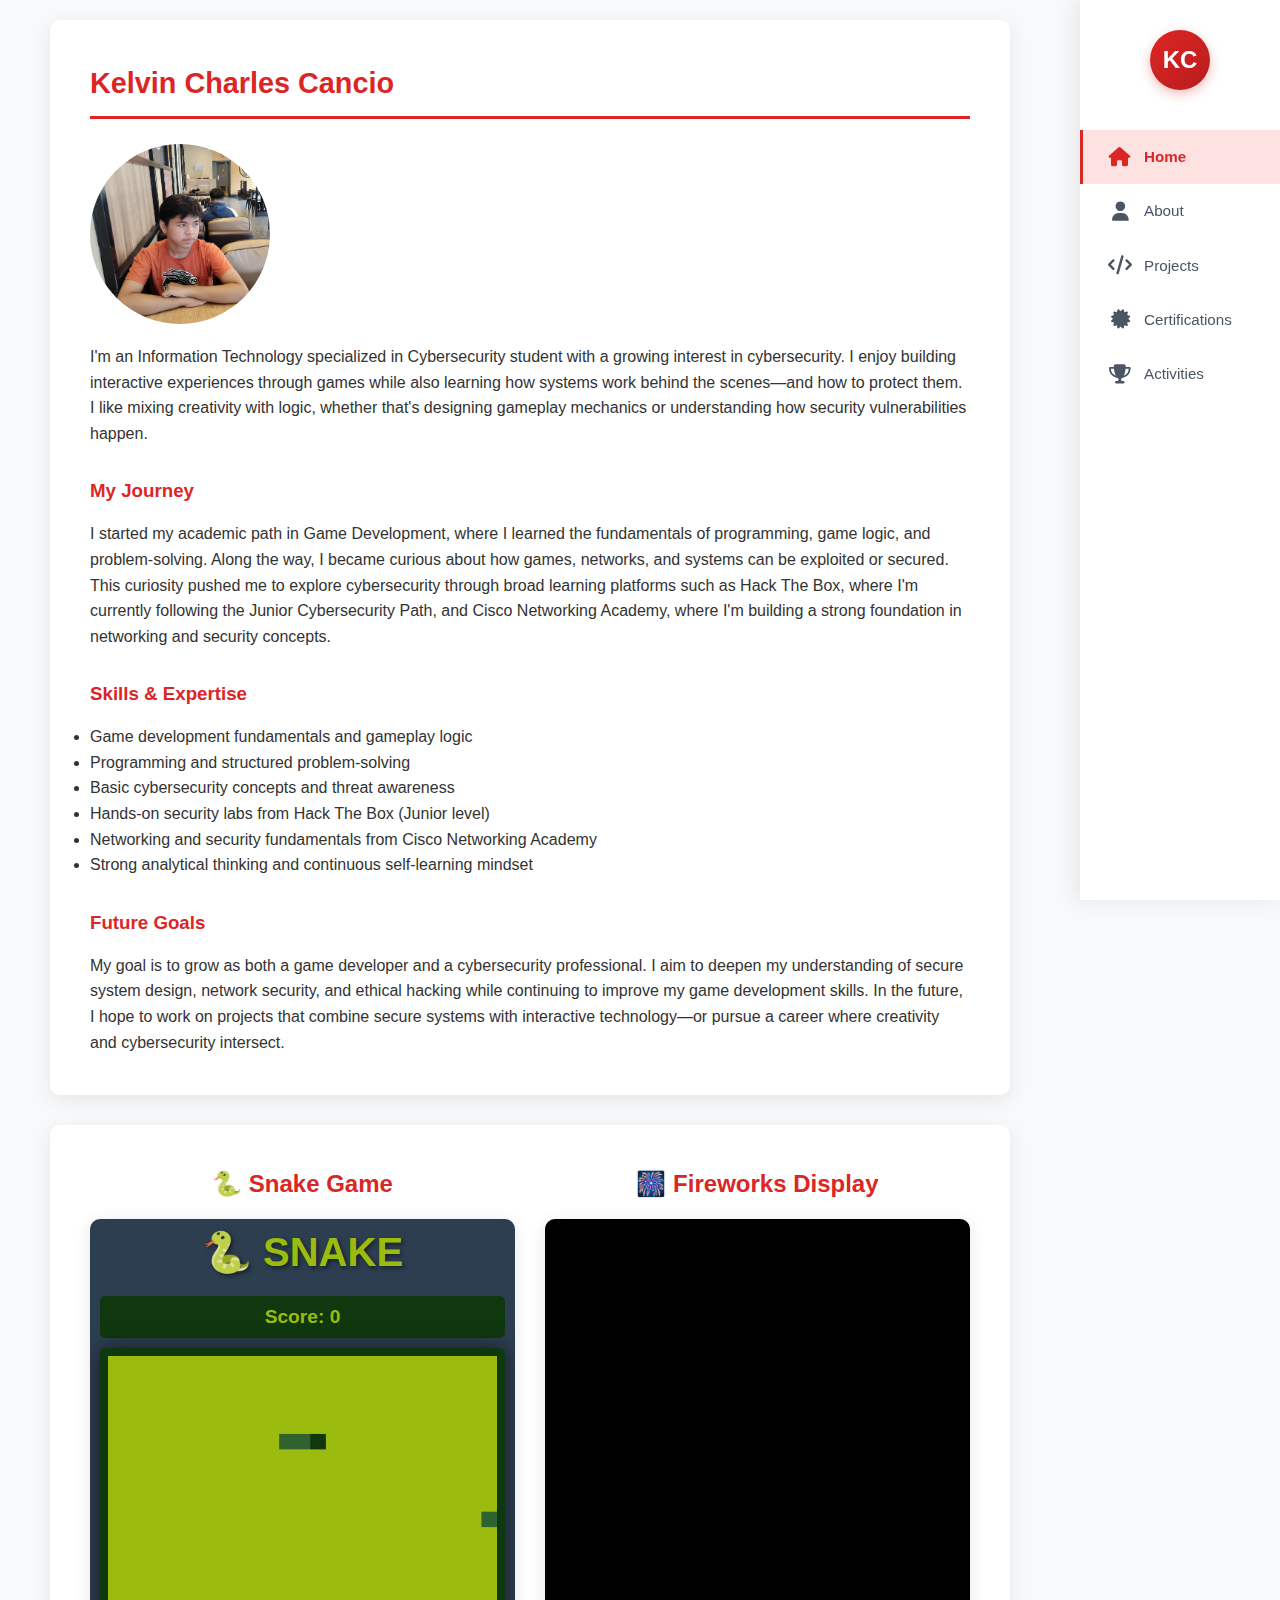
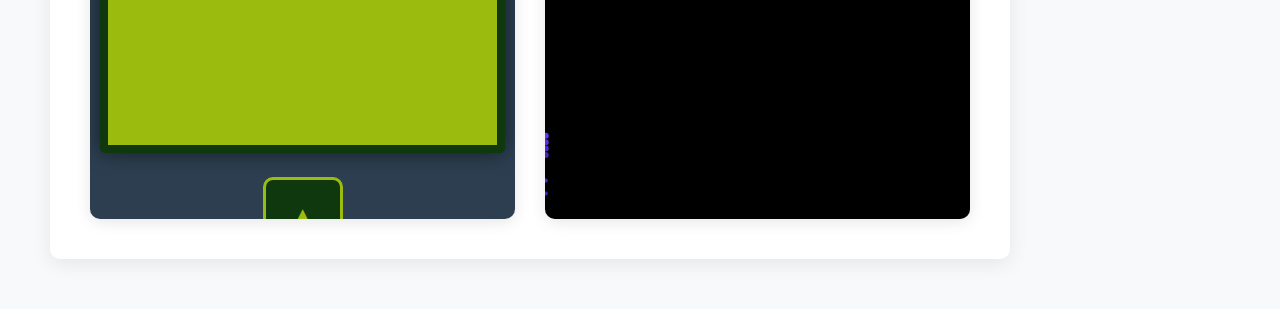
<file: index.html>
<!DOCTYPE html>
<!-- made by: Kelvin Charles Cancio -->
<html lang="en">
<head>
    <meta charset="UTF-8">
    <meta name="viewport" content="width=device-width, initial-scale=1.0">
    <title>About - Kelvin Charles N. Cancio</title>
    <link rel="stylesheet" href="https://cdnjs.cloudflare.com/ajax/libs/font-awesome/6.4.0/css/all.min.css">
    
    <style>
        * {
            margin: 0;
            padding: 0;
            box-sizing: border-box;
        }

        body {
            font-family: 'Segoe UI', Tahoma, Geneva, Verdana, sans-serif;
            line-height: 1.6;
            color: #333;
            background: #f8f9fa;
            padding-right: 200px;
        }

        /* Vertical Navigation */
        .vertical-nav {
            position: fixed;
            right: 0;
            top: 0;
            width: 200px;
            height: 100vh;
            background: white;
            box-shadow: -5px 0 20px rgba(0,0,0,0.08);
            display: flex;
            flex-direction: column;
            padding: 30px 0;
            z-index: 1000;
        }

        .nav-brand {
            width: 60px;
            height: 60px;
            border-radius: 50%;
            background: linear-gradient(135deg, #dc2626 0%, #b91c1c 100%);
            display: flex;
            align-items: center;
            justify-content: center;
            font-size: 24px;
            color: white;
            font-weight: bold;
            margin: 0 auto 40px;
            box-shadow: 0 4px 12px rgba(220, 38, 38, 0.3);
        }

        .nav-links {
            list-style: none;
            padding: 0;
        }

        .nav-links li {
            margin: 0;
        }

        .nav-links a {
            display: flex;
            align-items: center;
            gap: 12px;
            padding: 15px 25px;
            color: #4b5563;
            text-decoration: none;
            transition: all 0.3s;
            border-left: 3px solid transparent;
        }

        .nav-links a:hover {
            background: #f9fafb;
            color: #dc2626;
            border-left-color: #dc2626;
        }

        .nav-links a.active {
            background: #fee2e2;
            color: #dc2626;
            border-left-color: #dc2626;
            font-weight: 600;
        }

        .nav-links a i {
            font-size: 1.2em;
            width: 24px;
            text-align: center;
        }

        .nav-links a span {
            font-size: 0.95em;
        }

        /* Main Content */
        .main-content {
            padding-right: 20px;
        }

        .container {
            max-width: 1000px;
            margin: 0 auto;
            padding: 20px;
        }

        section {
            background: white;
            margin-bottom: 30px;
            padding: 40px;
            border-radius: 10px;
            box-shadow: 0 5px 20px rgba(0,0,0,0.08);
        }

        h2 {
            color: #dc2626;
            margin-bottom: 25px;
            font-size: 1.8em;
            border-bottom: 3px solid #dc2626;
            padding-bottom: 10px;
        }

        .experience-item {
            margin-bottom: 35px;
            padding-bottom: 35px;
            border-bottom: 1px solid #e9ecef;
        }

        .experience-item:last-child {
            border-bottom: none;
            margin-bottom: 0;
            padding-bottom: 0;
        }

        .exp-title {
            font-size: 1.3em;
            font-weight: bold;
            color: #333;
            margin-bottom: 10px;
        }

        .exp-description {
            color: #555;
            margin-top: 10px;
            line-height: 1.7;
        }

        .tech-tags {
            display: flex;
            flex-wrap: wrap;
            gap: 8px;
            margin-top: 12px;
        }

        .tech-tag {
            background: #fee2e2;
            color: #dc2626;
            padding: 5px 12px;
            border-radius: 15px;
            font-size: 0.85em;
            font-weight: 500;
        }

        .project-link {
            display: inline-flex;
            align-items: center;
            gap: 6px;
            margin-top: 10px;
            color: #dc2626;
            text-decoration: none;
            font-weight: 500;
            transition: all 0.3s;
        }

        .project-link:hover {
            text-decoration: underline;
            gap: 10px;
        }

        .profile-pic {
            width: 180px;
            height: 180px;
            border-radius: 50%;
            object-fit: cover;
            display: block;
            margin-bottom: 20px;
        }

        /* Games Container */
        .games-container {
            display: flex;
            gap: 30px;
            background: white;
            padding: 40px;
            border-radius: 10px;
            box-shadow: 0 5px 20px rgba(0,0,0,0.08);
            margin-bottom: 30px;
        }

        .game-box {
            flex: 1;
            display: flex;
            flex-direction: column;
        }

        .game-box h3 {
            color: #dc2626;
            margin-bottom: 15px;
            font-size: 1.5em;
            text-align: center;
        }

        .game-frame {
            height: 600px; /* Add this line */
            width: 100%;
            border: none;
            border-radius: 10px;
            overflow: hidden;
            box-shadow: 0 3px 15px rgba(0,0,0,0.1);
        }

        

        /* Responsive Design */
        @media (max-width: 1024px) {
            body {
                padding-right: 0;
                padding-bottom: 80px;
            }

            .vertical-nav {
                width: 100%;
                height: auto;
                bottom: 0;
                top: auto;
                flex-direction: row;
                padding: 0;
                box-shadow: 0 -5px 20px rgba(0,0,0,0.08);
            }

            .nav-brand {
                display: none;
            }

            .nav-links {
                display: flex;
                width: 100%;
                justify-content: space-around;
            }

            .nav-links li {
                flex: 1;
            }

            .nav-links a {
                flex-direction: column;
                gap: 5px;
                padding: 15px 10px;
                text-align: center;
                border-left: none;
                border-top: 3px solid transparent;
            }

            .nav-links a:hover,
            .nav-links a.active {
                border-left-color: transparent;
                border-top-color: #dc2626;
            }

            .nav-links a i {
                font-size: 1.3em;
            }

            .nav-links a span {
                font-size: 0.75em;
            }

            .main-content {
                padding-right: 0;
            }

            .games-container {
                flex-direction: column;
            }
        }

        @media (max-width: 768px) {
            section {
                padding: 25px;
            }

            h2 {
                font-size: 1.5em;
            }

            .games-container {
                padding: 25px;
            }

            #snakeFrame {
                height: 600px;
            }
        }
    </style>
</head>
<body>
    <!-- Vertical Navigation -->
    <nav class="vertical-nav">
        <div class="nav-brand">KC</div>
        <ul class="nav-links">
            <li><a href="index.html" class="active"><i class="fas fa-home"></i> <span>Home</span></a></li>
            <li><a href="Assets/about.html"><i class="fas fa-user"></i> <span>About</span></a></li>
            <li><a href="Assets/projects.html"><i class="fas fa-code"></i> <span>Projects</span></a></li>
            <li><a href="Assets/certifications.html"><i class="fas fa-certificate"></i> <span>Certifications</span></a></li>
            <li><a href="Assets/activities.html"><i class="fas fa-trophy"></i> <span>Activities</span></a></li>
        </ul>
    </nav>

    <div class="main-content">
        <div class="container">
            <section>
                <h2>Kelvin Charles Cancio</h2>
                <div class="about-content">
                    <img src="Assets/kcprofile.jpg" alt="Profile Picture" class="profile-pic">
                    <p>I'm an Information Technology specialized in Cybersecurity student with a growing interest in cybersecurity. I enjoy building interactive experiences through games while also learning how systems work behind the scenes—and how to protect them. I like mixing creativity with logic, whether that's designing gameplay mechanics or understanding how security vulnerabilities happen.</p>
                    
                    <h3 style="color: #dc2626; margin-top: 30px; margin-bottom: 15px;">My Journey</h3>
                    <p>I started my academic path in Game Development, where I learned the fundamentals of programming, game logic, and problem-solving. Along the way, I became curious about how games, networks, and systems can be exploited or secured. This curiosity pushed me to explore cybersecurity through broad learning platforms such as Hack The Box, where I'm currently following the Junior Cybersecurity Path, and Cisco Networking Academy, where I'm building a strong foundation in networking and security concepts.</p>
                    
                    <h3 style="color: #dc2626; margin-top: 30px; margin-bottom: 15px;">Skills & Expertise</h3>
                    <ul class="skills-list">
                        <li>Game development fundamentals and gameplay logic</li>
                        <li>Programming and structured problem-solving</li>
                        <li>Basic cybersecurity concepts and threat awareness</li>
                        <li>Hands-on security labs from Hack The Box (Junior level)</li>
                        <li>Networking and security fundamentals from Cisco Networking Academy</li>
                        <li>Strong analytical thinking and continuous self-learning mindset</li>
                    </ul>
                    
                    <h3 style="color: #dc2626; margin-top: 30px; margin-bottom: 15px;">Future Goals</h3>
                    <p>My goal is to grow as both a game developer and a cybersecurity professional. I aim to deepen my understanding of secure system design, network security, and ethical hacking while continuing to improve my game development skills. In the future, I hope to work on projects that combine secure systems with interactive technology—or pursue a career where creativity and cybersecurity intersect.</p>
                </div>
            </section>

            <!-- Games Section -->
            <div class="games-container">
                <div class="game-box">
                    <h3>🐍 Snake Game</h3>
                    <iframe id="snakeFrame" class="game-frame" srcdoc='<!DOCTYPE html>
<html lang="en">
<head>
    <meta charset="UTF-8">
    <meta name="viewport" content="width=device-width, initial-scale=1.0">
    <style>
        * { margin: 0; padding: 0; box-sizing: border-box; }
        body { display: flex; justify-content: center; align-items: center; min-height: 100vh; background-color: #2c3e50; font-family: Arial, sans-serif; padding: 10px; }
        .game-container { text-align: center; max-width: 100%; }
        h1 { color: #9bbc0f; margin-bottom: 20px; font-size: 2.5em; text-shadow: 2px 2px 4px rgba(0, 0, 0, 0.5); }
        .score-board { background-color: #0f380f; color: #9bbc0f; padding: 10px 20px; margin-bottom: 10px; border-radius: 5px; font-size: 1.2em; font-weight: bold; }
        canvas { background-color: #9bbc0f; border: 8px solid #0f380f; border-radius: 5px; box-shadow: 0 0 20px rgba(0, 0, 0, 0.5); max-width: 100%; height: auto; }
        .mobile-controls { margin-top: 20px; display: grid; grid-template-columns: repeat(3, 80px); grid-template-rows: repeat(3, 80px); gap: 10px; justify-content: center; }
        .control-btn { background-color: #0f380f; color: #9bbc0f; border: 3px solid #9bbc0f; border-radius: 10px; font-size: 2em; font-weight: bold; cursor: pointer; transition: all 0.1s; user-select: none; -webkit-tap-highlight-color: transparent; display: flex; align-items: center; justify-content: center; }
        .control-btn:active { background-color: #9bbc0f; color: #0f380f; transform: scale(0.95); }
        .control-btn.up { grid-column: 2; grid-row: 1; }
        .control-btn.left { grid-column: 1; grid-row: 2; }
        .control-btn.center { grid-column: 2; grid-row: 2; background-color: #306230; border-color: #0f380f; font-size: 1em; cursor: default; }
        .control-btn.right { grid-column: 3; grid-row: 2; }
        .control-btn.down { grid-column: 2; grid-row: 3; }
        #gameOverScreen { position: absolute; display: none; flex-direction: column; justify-content: center; align-items: center; background-color: rgba(15, 56, 15, 0.9); color: #9bbc0f; border-radius: 10px; padding: 40px; top: 50%; left: 50%; transform: translate(-50%, -50%); z-index: 10; }
        #gameOverScreen.show { display: flex; }
        #gameOverScreen h2 { font-size: 3em; margin-bottom: 20px; }
        #gameOverScreen p { font-size: 1.5em; margin: 10px 0; }
        .restart-btn { background-color: #9bbc0f; color: #0f380f; border: none; padding: 15px 30px; font-size: 1.2em; font-weight: bold; border-radius: 5px; cursor: pointer; margin-top: 20px; transition: transform 0.2s; }
        .restart-btn:hover { transform: scale(1.1); }
        .restart-btn:active { transform: scale(0.95); }
    </style>
</head>
<body>
    <div class="game-container">
        <h1>🐍 SNAKE</h1>
        <div class="score-board">Score: <span id="score">0</span></div>
        <div style="position: relative;">
            <canvas id="gameCanvas" width="500" height="500"></canvas>
            <div id="gameOverScreen">
                <h2>GAME OVER!</h2>
                <p>Final Score: <span id="finalScore">0</span></p>
                <button class="restart-btn" onclick="restartGame()">PLAY AGAIN</button>
            </div>
        </div>
        <div class="mobile-controls">
            <button class="control-btn up" id="btnUp">▲</button>
            <button class="control-btn left" id="btnLeft">◄</button>
            <div class="control-btn center">🐍</div>
            <button class="control-btn right" id="btnRight">►</button>
            <button class="control-btn down" id="btnDown">▼</button>
        </div>
    </div>
    <script>
        const canvas = document.getElementById("gameCanvas");
        const ctx = canvas.getContext("2d");
        const scoreElement = document.getElementById("score");
        const finalScoreElement = document.getElementById("finalScore");
        const gameOverScreen = document.getElementById("gameOverScreen");
        const TILE_SIZE = 20, GRID_WIDTH = 25, GRID_HEIGHT = 25, GAME_SPEED = 100;
        let snake = [], food = {}, direction = "RIGHT", nextDirection = "RIGHT", running = false, gameOver = false, score = 0, gameLoop = null;
        function init() { canvas.width = GRID_WIDTH * TILE_SIZE; canvas.height = GRID_HEIGHT * TILE_SIZE; setupMobileControls(); startGame(); }
        function setupMobileControls() {
            const btnUp = document.getElementById("btnUp"), btnDown = document.getElementById("btnDown"), btnLeft = document.getElementById("btnLeft"), btnRight = document.getElementById("btnRight");
            [btnUp, btnDown, btnLeft, btnRight].forEach(btn => btn.addEventListener("touchstart", (e) => e.preventDefault()));
            btnUp.addEventListener("click", () => { if (running && direction !== "DOWN") nextDirection = "UP"; });
            btnDown.addEventListener("click", () => { if (running && direction !== "UP") nextDirection = "DOWN"; });
            btnLeft.addEventListener("click", () => { if (running && direction !== "RIGHT") nextDirection = "LEFT"; });
            btnRight.addEventListener("click", () => { if (running && direction !== "LEFT") nextDirection = "RIGHT"; });
            btnUp.addEventListener("touchstart", () => { if (running && direction !== "DOWN") nextDirection = "UP"; });
            btnDown.addEventListener("touchstart", () => { if (running && direction !== "UP") nextDirection = "DOWN"; });
            btnLeft.addEventListener("touchstart", () => { if (running && direction !== "RIGHT") nextDirection = "LEFT"; });
            btnRight.addEventListener("touchstart", () => { if (running && direction !== "LEFT") nextDirection = "RIGHT"; });
        }
        function startGame() {
            snake = [{ x: 5, y: 5 }, { x: 4, y: 5 }, { x: 3, y: 5 }]; direction = "RIGHT"; nextDirection = "RIGHT"; score = 0; gameOver = false; running = true;
            updateScore(); gameOverScreen.classList.remove("show"); spawnFood();
            if (gameLoop) clearInterval(gameLoop); gameLoop = setInterval(update, GAME_SPEED);
        }
        function spawnFood() {
            let validPosition = false;
            while (!validPosition) { food = { x: Math.floor(Math.random() * GRID_WIDTH), y: Math.floor(Math.random() * GRID_HEIGHT) }; validPosition = !snake.some(segment => segment.x === food.x && segment.y === food.y); }
        }
        function update() {
            if (!running) return; direction = nextDirection; const head = { ...snake[0] };
            switch (direction) { case "UP": head.y--; break; case "DOWN": head.y++; break; case "LEFT": head.x--; break; case "RIGHT": head.x++; break; }
            if (head.x < 0 || head.x >= GRID_WIDTH || head.y < 0 || head.y >= GRID_HEIGHT) { endGame(); return; }
            if (snake.some(segment => segment.x === head.x && segment.y === head.y)) { endGame(); return; }
            snake.unshift(head);
            if (head.x === food.x && head.y === food.y) { score += 10; updateScore(); spawnFood(); } else { snake.pop(); }
            draw();
        }
        function draw() {
            ctx.fillStyle = "#9bbc0f"; ctx.fillRect(0, 0, canvas.width, canvas.height);
            ctx.fillStyle = "#306230"; ctx.fillRect(food.x * TILE_SIZE, food.y * TILE_SIZE, TILE_SIZE, TILE_SIZE);
            snake.forEach((segment, index) => { ctx.fillStyle = index === 0 ? "#0f380f" : "#306230"; ctx.fillRect(segment.x * TILE_SIZE, segment.y * TILE_SIZE, TILE_SIZE, TILE_SIZE); });
        }
        function endGame() { running = false; gameOver = true; clearInterval(gameLoop); finalScoreElement.textContent = score; gameOverScreen.classList.add("show"); }
        function updateScore() { scoreElement.textContent = score; }
        function restartGame() { startGame(); }
        document.addEventListener("keydown", (e) => {
            if (gameOver && e.code === "Space") { restartGame(); return; }
            if (!running) return;
            switch (e.key) {
                case "ArrowUp": case "w": case "W": if (direction !== "DOWN") nextDirection = "UP"; e.preventDefault(); break;
                case "ArrowDown": case "s": case "S": if (direction !== "UP") nextDirection = "DOWN"; e.preventDefault(); break;
                case "ArrowLeft": case "a": case "A": if (direction !== "RIGHT") nextDirection = "LEFT"; e.preventDefault(); break;
                case "ArrowRight": case "d": case "D": if (direction !== "LEFT") nextDirection = "RIGHT"; e.preventDefault(); break;
            }
        });
        init();
    </script>
</body>
</html>'></iframe>
                </div>

                <div class="game-box">
                    <h3>🎆 Fireworks Display</h3>
                    <iframe id="fireworksFrame" class="game-frame" src="Assets/fireworks.html"></iframe>
                </div>
            </div>
        </div>
    </div>

    
</body>
</html>
</file>
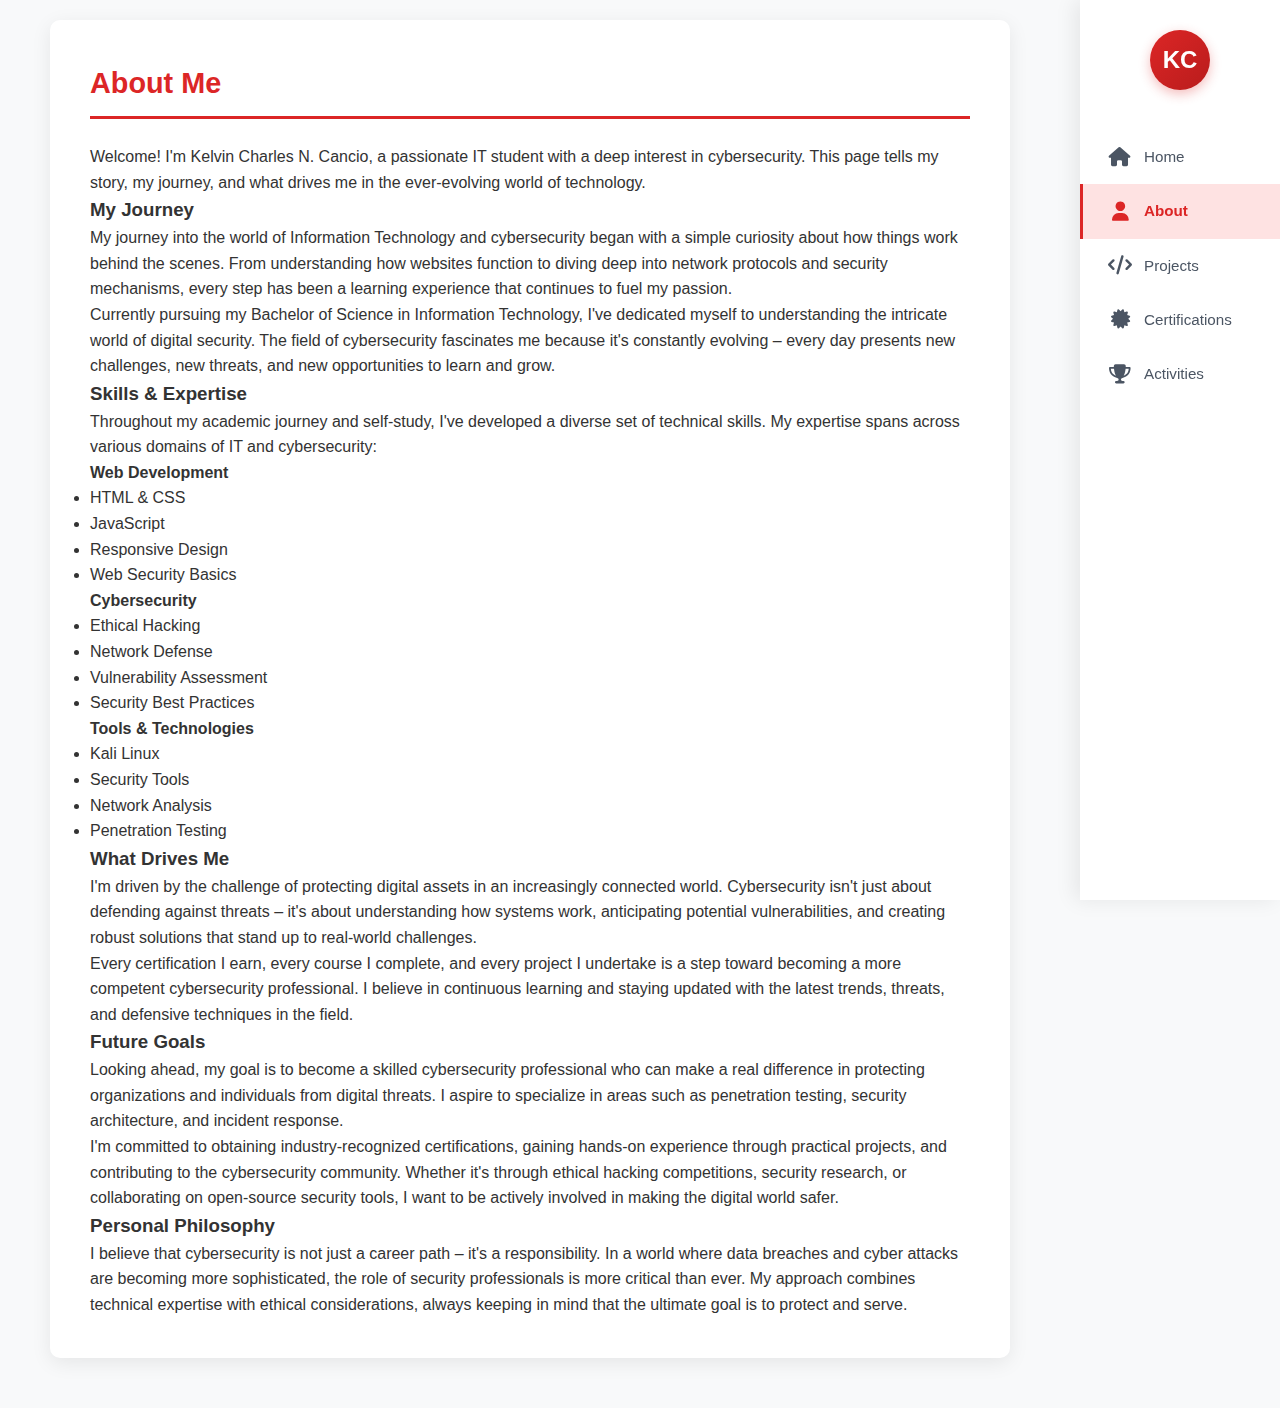
<file: about.html>
<!DOCTYPE html>
<html lang="en">
<head>
    <meta charset="UTF-8">
    <meta name="viewport" content="width=device-width, initial-scale=1.0">
    <title>About - Kelvin Charles N. Cancio</title>
    <link rel="stylesheet" href="https://cdnjs.cloudflare.com/ajax/libs/font-awesome/6.4.0/css/all.min.css">

    <link rel="stylesheet" href="style.css">
</head>
<body>
    <!-- Vertical Navigation -->
    <nav class="vertical-nav">
        <div class="nav-brand">KC</div>
        <ul class="nav-links">
            <li><a href="index.html"><i class="fas fa-home"></i> <span>Home</span></a></li>
            <li><a href="about.html" class="active"><i class="fas fa-user"></i> <span>About</span></a></li>
            <li><a href="projects.html"><i class="fas fa-code"></i> <span>Projects</span></a></li>
            <li><a href="certifications.html"><i class="fas fa-certificate"></i> <span>Certifications</span></a></li>
            <li><a href="activities.html"><i class="fas fa-trophy"></i> <span>Activities</span></a></li>
        </ul>
    </nav>

    <div class="main-content">
        <div class="container">
            <section>
                <h2>About Me</h2>
                
                <div class="about-intro">
                    <p>Welcome! I'm Kelvin Charles N. Cancio, a passionate IT student with a deep interest in cybersecurity. This page tells my story, my journey, and what drives me in the ever-evolving world of technology.</p>
                </div>

                <div class="about-content">
                    <h3>My Journey</h3>
                    <p>
                        My journey into the world of Information Technology and cybersecurity began with a simple curiosity about how things work behind the scenes. From understanding how websites function to diving deep into network protocols and security mechanisms, every step has been a learning experience that continues to fuel my passion.
                    </p>
                    <p>
                        Currently pursuing my Bachelor of Science in Information Technology, I've dedicated myself to understanding the intricate world of digital security. The field of cybersecurity fascinates me because it's constantly evolving – every day presents new challenges, new threats, and new opportunities to learn and grow.
                    </p>

                    <h3>Skills & Expertise</h3>
                    <p>
                        Throughout my academic journey and self-study, I've developed a diverse set of technical skills. My expertise spans across various domains of IT and cybersecurity:
                    </p>

                    <div class="skills-grid">
                        <div class="skill-category">
                            <h4>Web Development</h4>
                            <ul>
                                <li>HTML & CSS</li>
                                <li>JavaScript</li>
                                <li>Responsive Design</li>
                                <li>Web Security Basics</li>
                            </ul>
                        </div>

                        <div class="skill-category">
                            <h4>Cybersecurity</h4>
                            <ul>
                                <li>Ethical Hacking</li>
                                <li>Network Defense</li>
                                <li>Vulnerability Assessment</li>
                                <li>Security Best Practices</li>
                            </ul>
                        </div>

                        <div class="skill-category">
                            <h4>Tools & Technologies</h4>
                            <ul>
                                <li>Kali Linux</li>
                                <li>Security Tools</li>
                                <li>Network Analysis</li>
                                <li>Penetration Testing</li>
                            </ul>
                        </div>
                    </div>

                    <h3>What Drives Me</h3>
                    <p>
                        I'm driven by the challenge of protecting digital assets in an increasingly connected world. Cybersecurity isn't just about defending against threats – it's about understanding how systems work, anticipating potential vulnerabilities, and creating robust solutions that stand up to real-world challenges.
                    </p>
                    <p>
                        Every certification I earn, every course I complete, and every project I undertake is a step toward becoming a more competent cybersecurity professional. I believe in continuous learning and staying updated with the latest trends, threats, and defensive techniques in the field.
                    </p>

                    <h3>Future Goals</h3>
                    <p>
                        Looking ahead, my goal is to become a skilled cybersecurity professional who can make a real difference in protecting organizations and individuals from digital threats. I aspire to specialize in areas such as penetration testing, security architecture, and incident response.
                    </p>
                    <p>
                        I'm committed to obtaining industry-recognized certifications, gaining hands-on experience through practical projects, and contributing to the cybersecurity community. Whether it's through ethical hacking competitions, security research, or collaborating on open-source security tools, I want to be actively involved in making the digital world safer.
                    </p>

                    <h3>Personal Philosophy</h3>
                    <p>
                        I believe that cybersecurity is not just a career path – it's a responsibility. In a world where data breaches and cyber attacks are becoming more sophisticated, the role of security professionals is more critical than ever. My approach combines technical expertise with ethical considerations, always keeping in mind that the ultimate goal is to protect and serve.
                    </p>
                </div>
            </section>
        </div>
    </div>
</body>
</html>
</file>
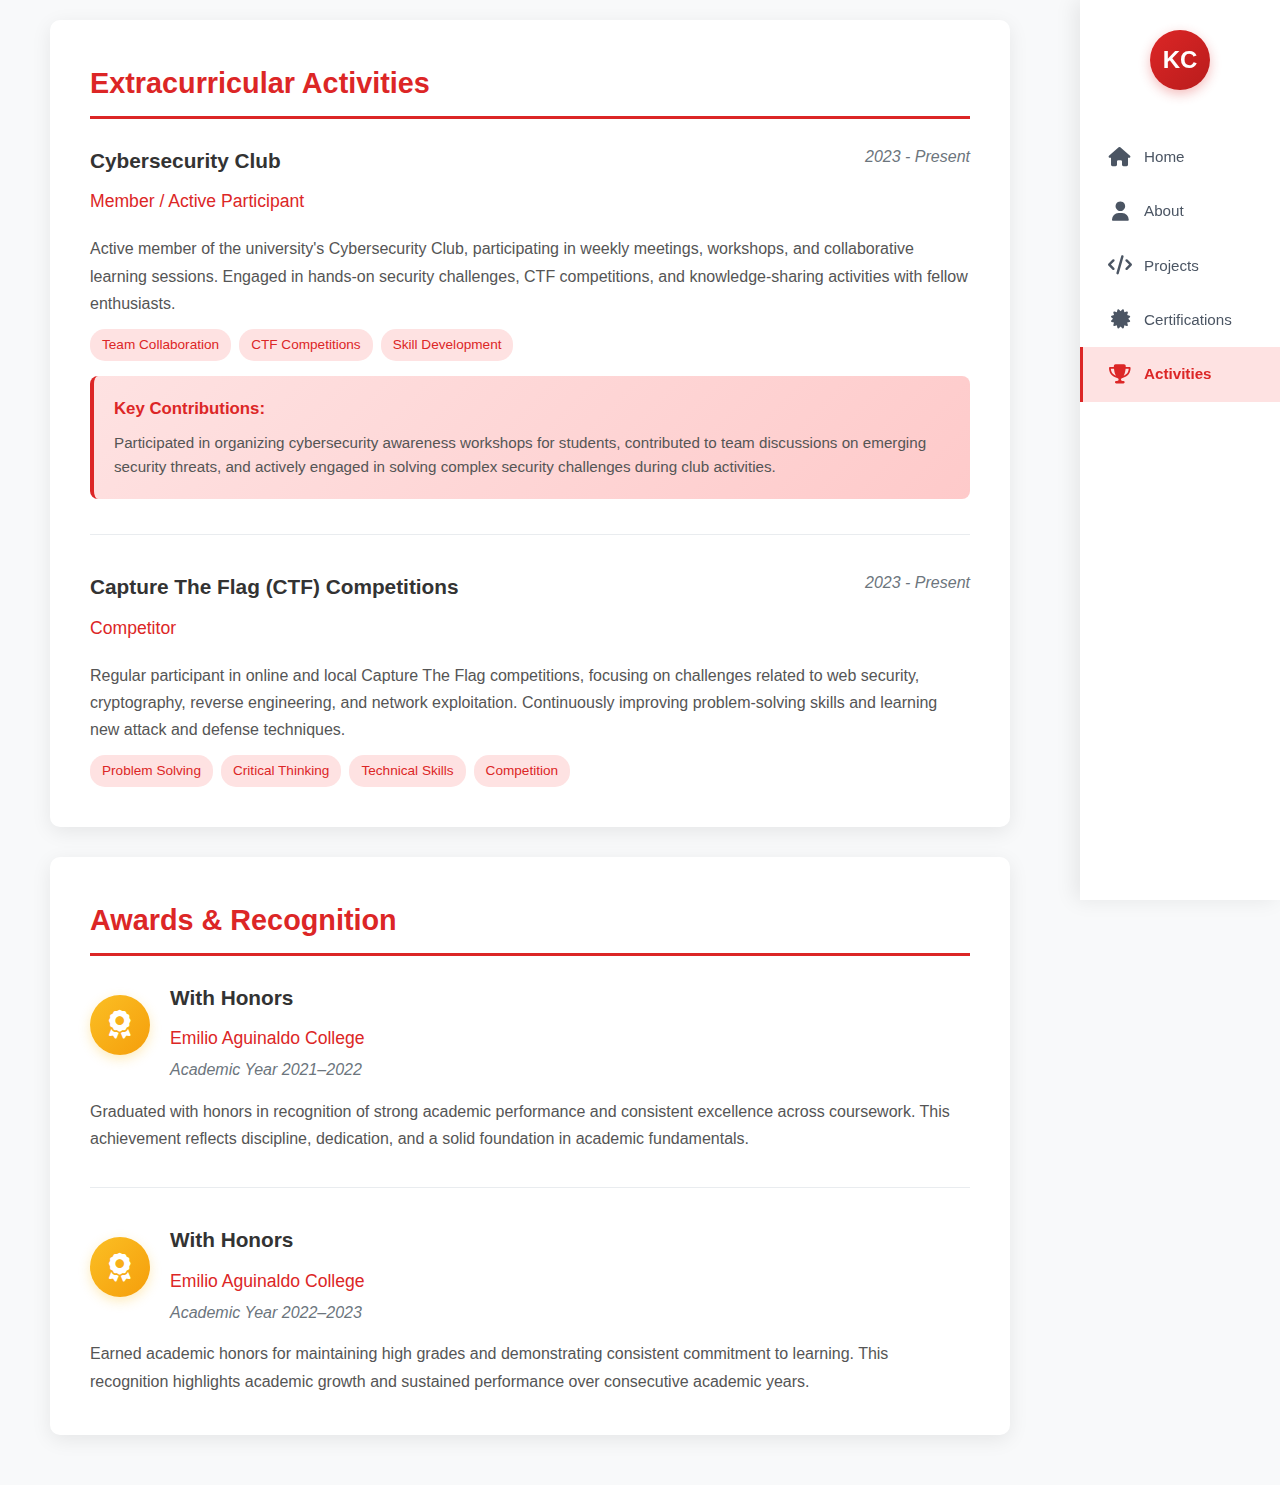
<file: activities.html>
<!DOCTYPE html>
<html lang="en">
<head>
    <meta charset="UTF-8">
    <meta name="viewport" content="width=device-width, initial-scale=1.0">
    <title>Activities - Kelvin Charles N. Cancio</title>
    <link rel="stylesheet" href="https://cdnjs.cloudflare.com/ajax/libs/font-awesome/6.4.0/css/all.min.css">
    <link rel="stylesheet" href="style.css">
</head>
<body>
    <!-- Vertical Navigation -->
    <nav class="vertical-nav">
        <div class="nav-brand">KC</div>
        <ul class="nav-links">
            <li><a href="index.html"><i class="fas fa-home"></i> <span>Home</span></a></li>
            <li><a href="about.html"><i class="fas fa-user"></i> <span>About</span></a></li>
            <li><a href="projects.html"><i class="fas fa-code"></i> <span>Projects</span></a></li>
            <li><a href="certifications.html"><i class="fas fa-certificate"></i> <span>Certifications</span></a></li>
            <li><a href="activities.html" class="active"><i class="fas fa-trophy"></i> <span>Activities</span></a></li>
        </ul>
    </nav>

    <div class="main-content">
        <div class="container">
            <section id="activities">
                <h2>Extracurricular Activities</h2>
                
                <div class="experience-item">
                    <div class="exp-header">
                        <div>
                            <div class="exp-title">Cybersecurity Club</div>
                            <div class="exp-company">Member / Active Participant</div>
                        </div>
                        <div class="exp-date">2023 - Present</div>
                    </div>
                    <div class="exp-description">
                        Active member of the university's Cybersecurity Club, participating in weekly meetings, workshops, and collaborative learning sessions. Engaged in hands-on security challenges, CTF competitions, and knowledge-sharing activities with fellow enthusiasts.
                    </div>
                    <div class="tech-tags">
                        <span class="tech-tag">Team Collaboration</span>
                        <span class="tech-tag">CTF Competitions</span>
                        <span class="tech-tag">Skill Development</span>
                    </div>
                    
                    <div class="activity-highlight">
                        <h4>Key Contributions:</h4>
                        <p>Participated in organizing cybersecurity awareness workshops for students, contributed to team discussions on emerging security threats, and actively engaged in solving complex security challenges during club activities.</p>
                    </div>
                </div>

                <div class="experience-item">
                    <div class="exp-header">
                        <div>
                            <div class="exp-title">Capture The Flag (CTF) Competitions</div>
                            <div class="exp-company">Competitor</div>
                        </div>
                        <div class="exp-date">2023 - Present</div>
                    </div>
                    <div class="exp-description">
                        Regular participant in online and local Capture The Flag competitions, focusing on challenges related to web security, cryptography, reverse engineering, and network exploitation. Continuously improving problem-solving skills and learning new attack and defense techniques.
                    </div>
                    <div class="tech-tags">
                        <span class="tech-tag">Problem Solving</span>
                        <span class="tech-tag">Critical Thinking</span>
                        <span class="tech-tag">Technical Skills</span>
                        <span class="tech-tag">Competition</span>
                    </div>
                </div>

                
            </section>

            <section id="awards">
    <h2>Awards & Recognition</h2>
    
    <div class="experience-item">
        <div style="display: flex; align-items: center; gap: 20px; margin-bottom: 15px;">
            <div class="award-icon">
                <i class="fas fa-award"></i>
            </div>
            <div>
                <div class="exp-title">With Honors</div>
                <div class="exp-company">Emilio Aguinaldo College</div>
                <div class="exp-date">Academic Year 2021–2022</div>
            </div>
        </div>
        <div class="exp-description">
            Graduated with honors in recognition of strong academic performance and consistent excellence across coursework. This achievement reflects discipline, dedication, and a solid foundation in academic fundamentals.
        </div>
    </div>

    <div class="experience-item">
        <div style="display: flex; align-items: center; gap: 20px; margin-bottom: 15px;">
            <div class="award-icon">
                <i class="fas fa-award"></i>
            </div>
            <div>
                <div class="exp-title">With Honors</div>
                <div class="exp-company">Emilio Aguinaldo College</div>
                <div class="exp-date">Academic Year 2022–2023</div>
            </div>
        </div>
        <div class="exp-description">
            Earned academic honors for maintaining high grades and demonstrating consistent commitment to learning. This recognition highlights academic growth and sustained performance over consecutive academic years.
        </div>
    </div>
</section>

            
        </div>
    </div>
</body>
</html>
</file>
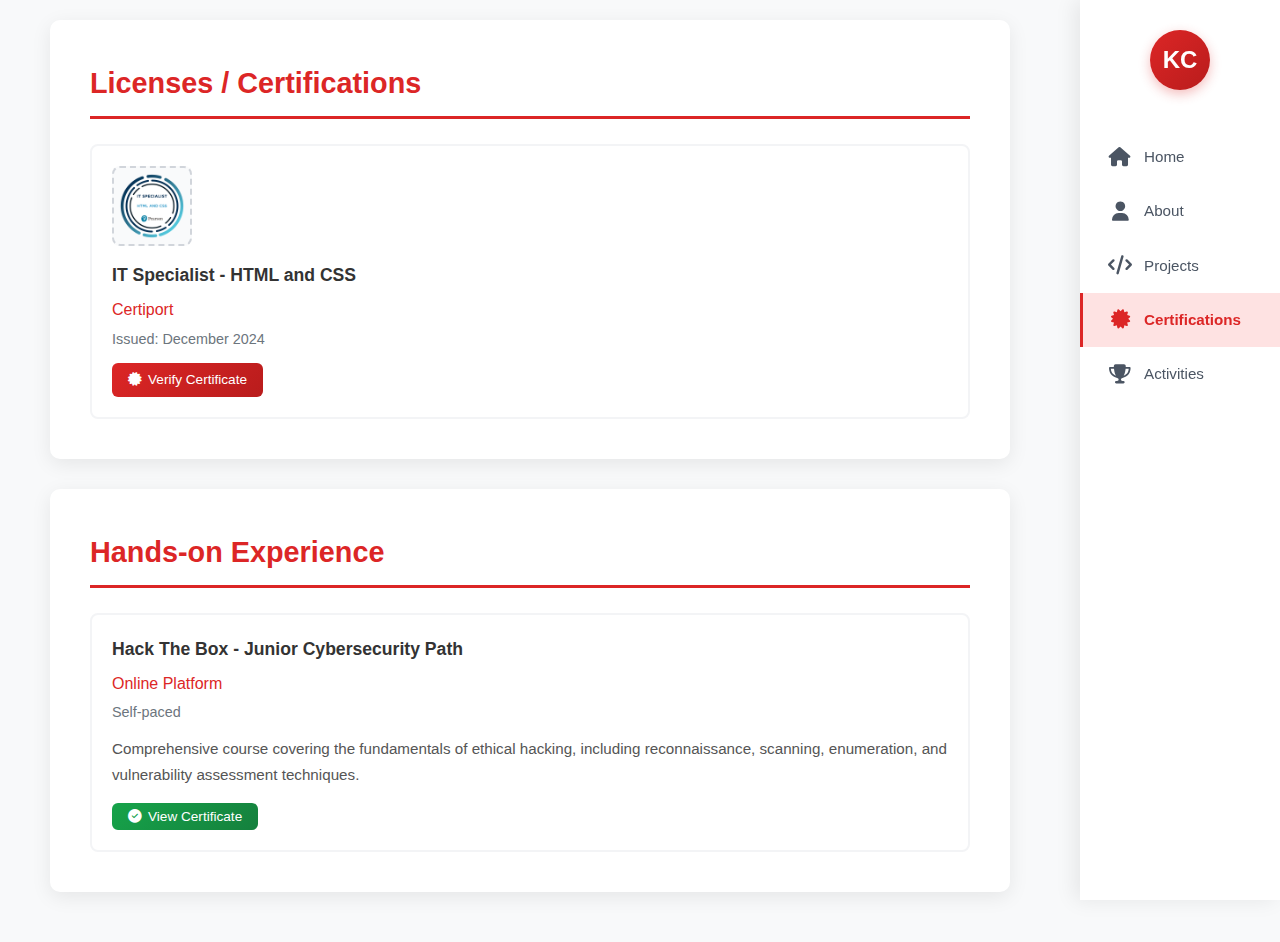
<file: certifications.html>
<!DOCTYPE html>
<html lang="en">
<head>
    <meta charset="UTF-8">
    <meta name="viewport" content="width=device-width, initial-scale=1.0">
    <title>Certifications - Kelvin Charles N. Cancio</title>
    <link rel="stylesheet" href="https://cdnjs.cloudflare.com/ajax/libs/font-awesome/6.4.0/css/all.min.css">
    <link rel="stylesheet" href="style.css">

</head>
<body>
    <!-- Vertical Navigation -->
    <nav class="vertical-nav">
        <div class="nav-brand">KC</div>
        <ul class="nav-links">
            <li><a href="index.html"><i class="fas fa-home"></i> <span>Home</span></a></li>
            <li><a href="about.html"><i class="fas fa-user"></i> <span>About</span></a></li>
            <li><a href="projects.html"><i class="fas fa-code"></i> <span>Projects</span></a></li>
            <li><a href="certifications.html" class="active"><i class="fas fa-certificate"></i> <span>Certifications</span></a></li>
            <li><a href="activities.html"><i class="fas fa-trophy"></i> <span>Activities</span></a></li>
        </ul>
    </nav>

    <div class="main-content">
        <div class="container">
            <section id="certifications">
                <h2>Licenses / Certifications</h2>
                <div class="cert-grid">
                    <div class="cert-card">
                        <div class="cert-badge">
                            <img src="IT SPECIALIST HTML CSS BADGE.png" alt="IT Specialist Badge"> 
                        </div>
                        <div class="cert-name">IT Specialist - HTML and CSS</div>
                        <div class="cert-org">Certiport</div>
                        <div class="cert-date">Issued: December 2024</div>
                        <a href="https://www.credly.com/badges/a78db9a3-7462-425f-8c62-ecef82db83f5/public_url" class="verify-btn" target="_blank">
                            <i class="fas fa-certificate"></i>
                            Verify Certificate
                        </a>

                        
                    </div>

                    
                </div>
            </section>

            <section id="hands-on-experience">
                <h2>Hands-on Experience</h2>
                <div class="cert-grid">
                    <div class="cert-card">
                        <div class="cert-name">Hack The Box - Junior Cybersecurity Path</div>
                        <div class="cert-org">Online Platform</div>
                        <div class="cert-date">Self-paced</div>
                        <div class="course-description">
                            Comprehensive course covering the fundamentals of ethical hacking, including reconnaissance, scanning, enumeration, and vulnerability assessment techniques.
                        </div>
                        <button class="validate-btn" onclick="openModal('modal1')">
                            <i class="fas fa-check-circle"></i>
                            View Certificate
                        </button>
                    </div>

                    
                </div>
            </section>
        </div>
    </div>



    
</body>
</html>
</file>
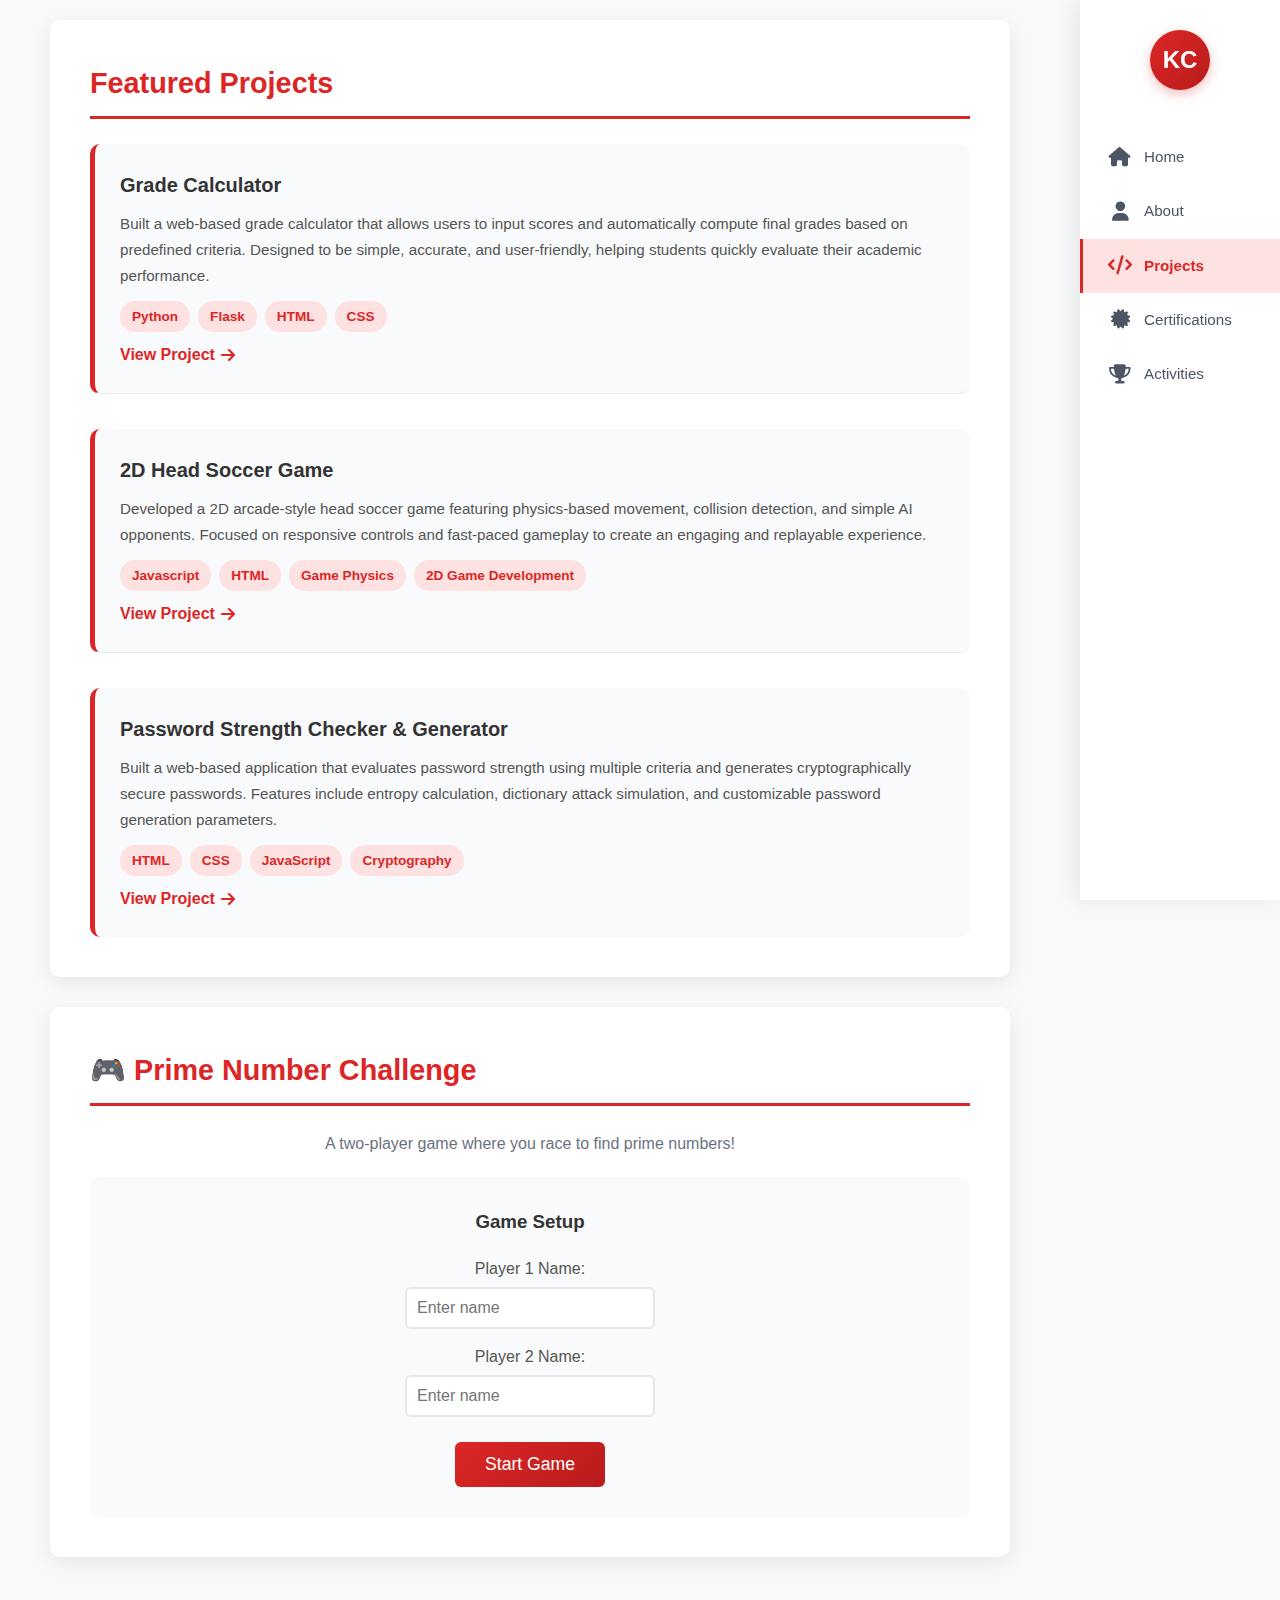
<file: projects.html>
<!DOCTYPE html>
<html lang="en">
<head>
    <meta charset="UTF-8">
    <meta name="viewport" content="width=device-width, initial-scale=1.0">
    <title>Projects - Kelvin Charles N. Cancio</title>
    <link rel="stylesheet" href="https://cdnjs.cloudflare.com/ajax/libs/font-awesome/6.4.0/css/all.min.css">
    <link rel="stylesheet" href="style.css">
    
</head>
<body>
    <!-- Vertical Navigation -->
    <nav class="vertical-nav">
        <div class="nav-brand">KC</div>
        <ul class="nav-links">
            <li><a href="index.html"><i class="fas fa-home"></i> <span>Home</span></a></li>
            <li><a href="about.html"><i class="fas fa-user"></i> <span>About</span></a></li>
            <li><a href="projects.html" class="active"><i class="fas fa-code"></i> <span>Projects</span></a></li>
            <li><a href="certifications.html"><i class="fas fa-certificate"></i> <span>Certifications</span></a></li>
            <li><a href="activities.html"><i class="fas fa-trophy"></i> <span>Activities</span></a></li>
        </ul>
    </nav>

    <div class="main-content">
        <div class="container">
            <section id="projects">
                <h2>Featured Projects</h2>
                
                <div class="experience-item">
                    <div class="exp-title">Grade Calculator</div>
                    <div class="exp-description">
                        Built a web-based grade calculator that allows users to input scores and automatically compute final grades based on predefined criteria. Designed to be simple, accurate, and user-friendly, helping students quickly evaluate their academic performance.
                    </div>
                    <div class="tech-tags">
                        <span class="tech-tag">Python</span>
                        <span class="tech-tag">Flask</span>
                        <span class="tech-tag">HTML</span>
                        <span class="tech-tag">CSS</span>
                    </div>
                    <a href="#" class="project-link">
                        View Project <i class="fas fa-arrow-right"></i>
                    </a>
                </div>

                <div class="experience-item">
                    <div class="exp-title">2D Head Soccer Game</div>
                    <div class="exp-description">
                        Developed a 2D arcade-style head soccer game featuring physics-based movement, collision detection, and simple AI opponents. Focused on responsive controls and fast-paced gameplay to create an engaging and replayable experience.
                    </div>
                    <div class="tech-tags">
                        <span class="tech-tag">Javascript</span>
                        <span class="tech-tag">HTML</span>
                        <span class="tech-tag">Game Physics</span>
                        <span class="tech-tag">2D Game Development</span>
                    </div>
                    <a href="#" class="project-link">
                        View Project <i class="fas fa-arrow-right"></i>
                    </a>
                </div>

                <div class="experience-item">
                    <div class="exp-title">Password Strength Checker & Generator</div>
                    <div class="exp-description">
                        Built a web-based application that evaluates password strength using multiple criteria and generates cryptographically secure passwords. Features include entropy calculation, dictionary attack simulation, and customizable password generation parameters.
                    </div>
                    <div class="tech-tags">
                        <span class="tech-tag">HTML</span>
                        <span class="tech-tag">CSS</span>
                        <span class="tech-tag">JavaScript</span>
                        <span class="tech-tag">Cryptography</span>
                    </div>
                    <a href="#" class="project-link">
                        View Project <i class="fas fa-arrow-right"></i>
                    </a>
                </div>
            </section>

            <section id="prime-game">
                <h2>🎮 Prime Number Challenge</h2>
                <p style="text-align: center; color: #6b7280; margin-bottom: 20px;">A two-player game where you race to find prime numbers!</p>
                
                <div id="game-container">
                    <div id="game-setup">
                        <div style="background: #f9fafb; padding: 30px; border-radius: 10px; text-align: center;">
                            <h3 style="color: #333; margin-bottom: 20px;">Game Setup</h3>
                            <div style="margin-bottom: 15px;">
                                <label style="display: block; margin-bottom: 5px; color: #555;">Player 1 Name:</label>
                                <input type="text" id="player1-name" placeholder="Enter name" style="padding: 10px; border: 2px solid #e5e7eb; border-radius: 6px; width: 250px; font-size: 1em;">
                            </div>
                            <div style="margin-bottom: 25px;">
                                <label style="display: block; margin-bottom: 5px; color: #555;">Player 2 Name:</label>
                                <input type="text" id="player2-name" placeholder="Enter name" style="padding: 10px; border: 2px solid #e5e7eb; border-radius: 6px; width: 250px; font-size: 1em;">
                            </div>
                            <button onclick="startGame()" style="padding: 12px 30px; background: linear-gradient(135deg, #dc2626 0%, #b91c1c 100%); color: white; border: none; border-radius: 6px; font-size: 1.1em; font-weight: 500; cursor: pointer; transition: all 0.3s;">
                                Start Game
                            </button>
                        </div>
                    </div>

                    <div id="game-play" style="display: none;">
                        <div style="display: flex; justify-content: space-between; align-items: center; margin-bottom: 25px; flex-wrap: wrap; gap: 15px;">
                            <div id="player1-info" style="flex: 1; background: #fee2e2; padding: 15px; border-radius: 8px; min-width: 200px; transition: all 0.3s;">
                                <div style="font-weight: bold; color: #dc2626; margin-bottom: 5px;">Player 1</div>
                                <div style="font-size: 1.5em; font-weight: bold; color: #333;">Score: <span id="player1-score">0</span></div>
                            </div>
                            
                            <div style="text-align: center;">
                                <div style="font-size: 2.5em; font-weight: bold; color: #dc2626; margin-bottom: 5px;">
                                    <span id="timer">30</span>s
                                </div>
                                <div id="current-turn" style="font-size: 1.1em; color: #555; font-weight: 500;">Player 1's Turn</div>
                            </div>

                            <div id="player2-info" style="flex: 1; background: #dbeafe; padding: 15px; border-radius: 8px; min-width: 200px; transition: all 0.3s;">
                                <div style="font-weight: bold; color: #2563eb; margin-bottom: 5px;">Player 2</div>
                                <div style="font-size: 1.5em; font-weight: bold; color: #333;">Score: <span id="player2-score">0</span></div>
                            </div>
                        </div>

                        <div id="number-grid" style="display: grid; grid-template-columns: repeat(5, 1fr); gap: 10px; margin-bottom: 20px;">
                            <!-- Numbers will be generated here -->
                        </div>

                        <div style="text-align: center;">
                            <button onclick="resetGame()" style="padding: 10px 25px; background: #6b7280; color: white; border: none; border-radius: 6px; font-weight: 500; cursor: pointer;">
                                Reset Game
                            </button>
                        </div>
                    </div>

                    <div id="game-over" style="display: none;">
                        <div style="background: #f9fafb; padding: 40px; border-radius: 10px; text-align: center;">
                            <h3 style="color: #333; font-size: 2em; margin-bottom: 20px;">🎉 Game Over!</h3>
                            <div id="winner-announcement" style="font-size: 1.5em; color: #dc2626; font-weight: bold; margin-bottom: 30px;"></div>
                            <div style="margin-bottom: 30px;">
                                <div style="margin-bottom: 10px; font-size: 1.2em;">
                                    <span id="final-player1-name"></span>: <span id="final-player1-score" style="font-weight: bold; color: #dc2626;"></span> points
                                </div>
                                <div style="font-size: 1.2em;">
                                    <span id="final-player2-name"></span>: <span id="final-player2-score" style="font-weight: bold; color: #2563eb;"></span> points
                                </div>
                            </div>
                            <button onclick="resetGame()" style="padding: 12px 30px; background: linear-gradient(135deg, #dc2626 0%, #b91c1c 100%); color: white; border: none; border-radius: 6px; font-size: 1.1em; font-weight: 500; cursor: pointer;">
                                Play Again
                            </button>
                        </div>
                    </div>
                </div>
            </section>
        </div>
    </div>

    
    <script src="js.js"></script>
</body>
</html>
</file>
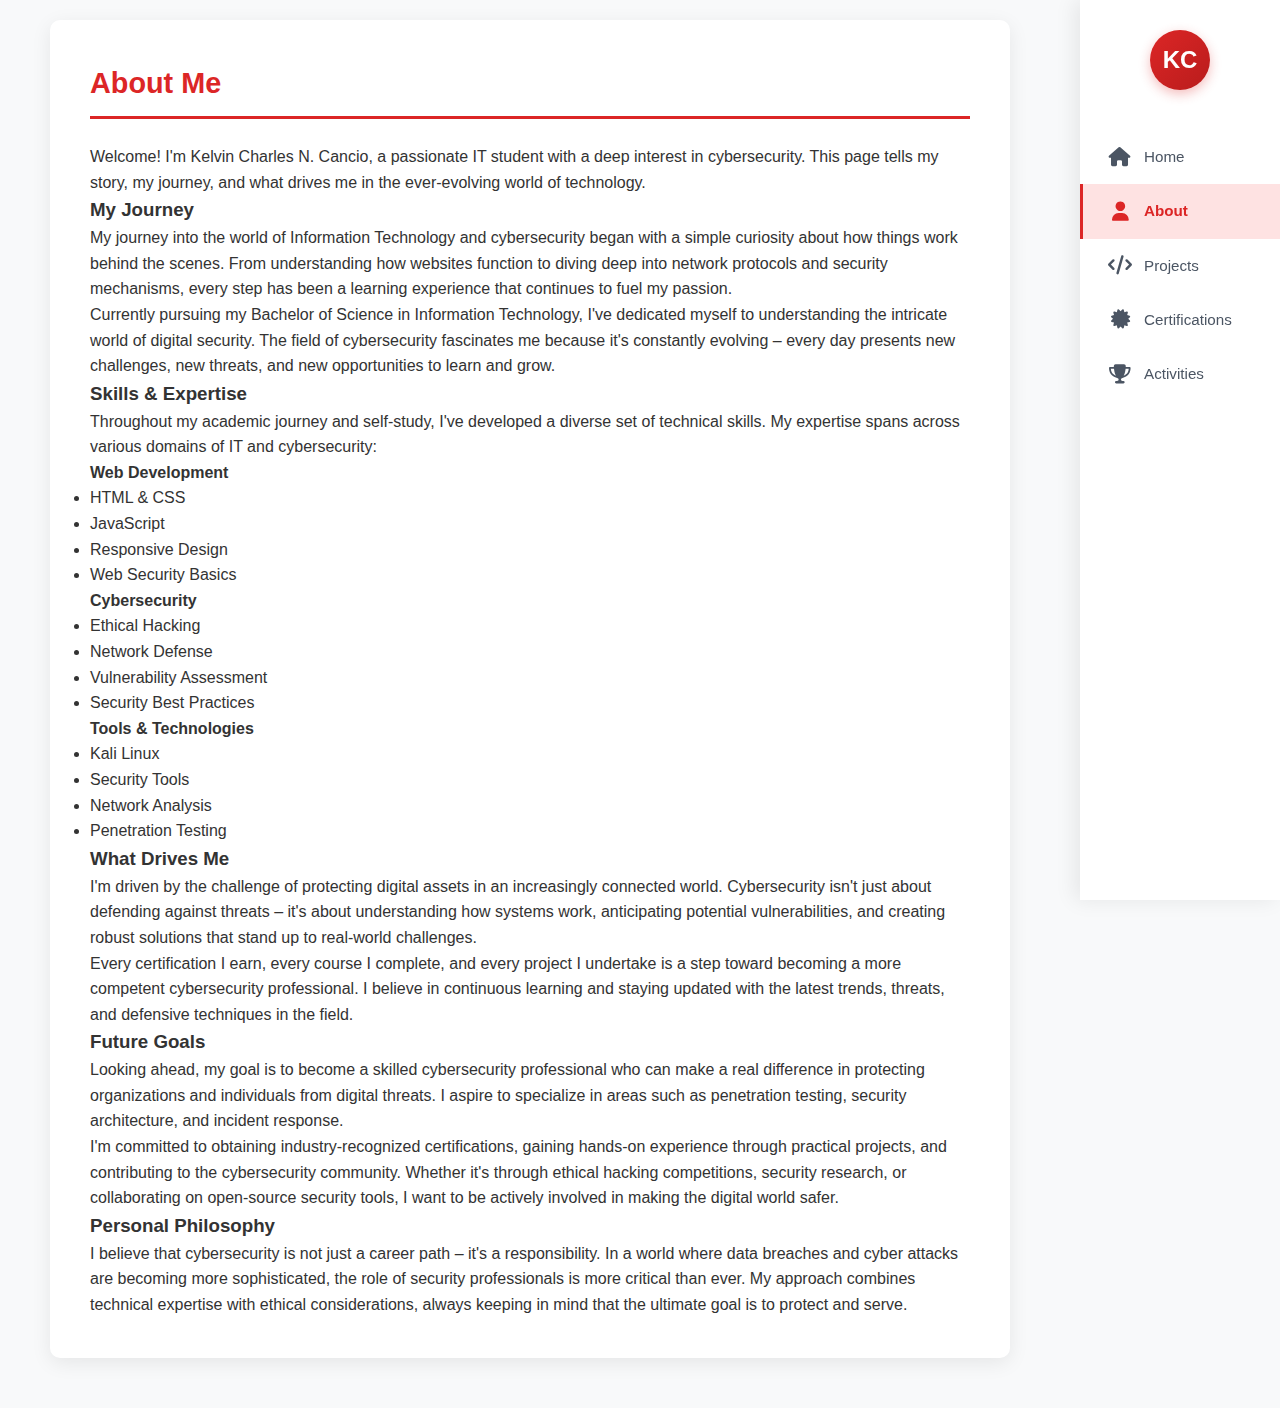
<file: Assets/about.html>
<!DOCTYPE html>
<html lang="en">
<head>
    <meta charset="UTF-8">
    <meta name="viewport" content="width=device-width, initial-scale=1.0">
    <title>About - Kelvin Charles N. Cancio</title>
    <link rel="stylesheet" href="https://cdnjs.cloudflare.com/ajax/libs/font-awesome/6.4.0/css/all.min.css">

    <link rel="stylesheet" href="style.css">
</head>
<body>
    <!-- Vertical Navigation -->
    <nav class="vertical-nav">
        <div class="nav-brand">KC</div>
        <ul class="nav-links">
            <li><a href="../index.html"><i class="fas fa-home"></i> <span>Home</span></a></li>
            <li><a href="about.html" class="active"><i class="fas fa-user"></i> <span>About</span></a></li>
            <li><a href="projects.html"><i class="fas fa-code"></i> <span>Projects</span></a></li>
            <li><a href="certifications.html"><i class="fas fa-certificate"></i> <span>Certifications</span></a></li>
            <li><a href="activities.html"><i class="fas fa-trophy"></i> <span>Activities</span></a></li>
        </ul>
    </nav>

    <div class="main-content">
        <div class="container">
            <section>
                <h2>About Me</h2>
                
                <div class="about-intro">
                    <p>Welcome! I'm Kelvin Charles N. Cancio, a passionate IT student with a deep interest in cybersecurity. This page tells my story, my journey, and what drives me in the ever-evolving world of technology.</p>
                </div>

                <div class="about-content">
                    <h3>My Journey</h3>
                    <p>
                        My journey into the world of Information Technology and cybersecurity began with a simple curiosity about how things work behind the scenes. From understanding how websites function to diving deep into network protocols and security mechanisms, every step has been a learning experience that continues to fuel my passion.
                    </p>
                    <p>
                        Currently pursuing my Bachelor of Science in Information Technology, I've dedicated myself to understanding the intricate world of digital security. The field of cybersecurity fascinates me because it's constantly evolving – every day presents new challenges, new threats, and new opportunities to learn and grow.
                    </p>

                    <h3>Skills & Expertise</h3>
                    <p>
                        Throughout my academic journey and self-study, I've developed a diverse set of technical skills. My expertise spans across various domains of IT and cybersecurity:
                    </p>

                    <div class="skills-grid">
                        <div class="skill-category">
                            <h4>Web Development</h4>
                            <ul>
                                <li>HTML & CSS</li>
                                <li>JavaScript</li>
                                <li>Responsive Design</li>
                                <li>Web Security Basics</li>
                            </ul>
                        </div>

                        <div class="skill-category">
                            <h4>Cybersecurity</h4>
                            <ul>
                                <li>Ethical Hacking</li>
                                <li>Network Defense</li>
                                <li>Vulnerability Assessment</li>
                                <li>Security Best Practices</li>
                            </ul>
                        </div>

                        <div class="skill-category">
                            <h4>Tools & Technologies</h4>
                            <ul>
                                <li>Kali Linux</li>
                                <li>Security Tools</li>
                                <li>Network Analysis</li>
                                <li>Penetration Testing</li>
                            </ul>
                        </div>
                    </div>

                    <h3>What Drives Me</h3>
                    <p>
                        I'm driven by the challenge of protecting digital assets in an increasingly connected world. Cybersecurity isn't just about defending against threats – it's about understanding how systems work, anticipating potential vulnerabilities, and creating robust solutions that stand up to real-world challenges.
                    </p>
                    <p>
                        Every certification I earn, every course I complete, and every project I undertake is a step toward becoming a more competent cybersecurity professional. I believe in continuous learning and staying updated with the latest trends, threats, and defensive techniques in the field.
                    </p>

                    <h3>Future Goals</h3>
                    <p>
                        Looking ahead, my goal is to become a skilled cybersecurity professional who can make a real difference in protecting organizations and individuals from digital threats. I aspire to specialize in areas such as penetration testing, security architecture, and incident response.
                    </p>
                    <p>
                        I'm committed to obtaining industry-recognized certifications, gaining hands-on experience through practical projects, and contributing to the cybersecurity community. Whether it's through ethical hacking competitions, security research, or collaborating on open-source security tools, I want to be actively involved in making the digital world safer.
                    </p>

                    <h3>Personal Philosophy</h3>
                    <p>
                        I believe that cybersecurity is not just a career path – it's a responsibility. In a world where data breaches and cyber attacks are becoming more sophisticated, the role of security professionals is more critical than ever. My approach combines technical expertise with ethical considerations, always keeping in mind that the ultimate goal is to protect and serve.
                    </p>
                </div>
            </section>
        </div>
    </div>
</body>
</html>
</file>
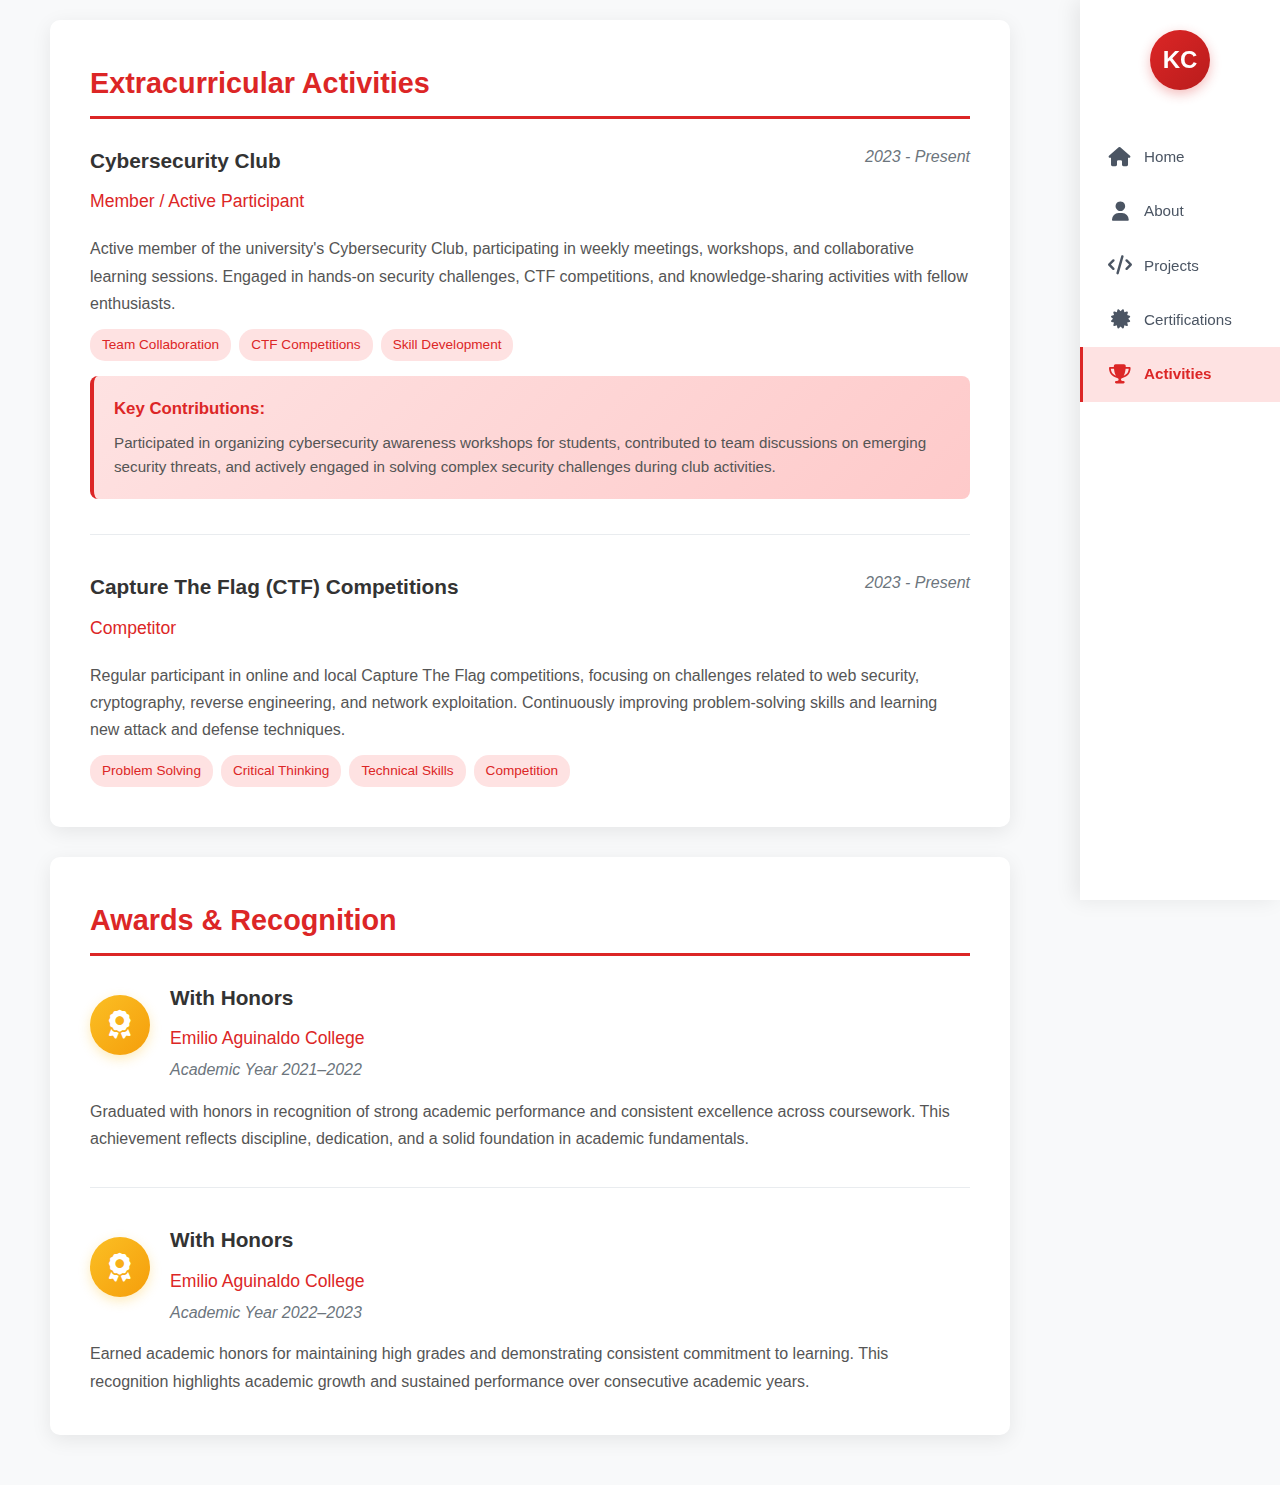
<file: Assets/activities.html>
<!DOCTYPE html>
<html lang="en">
<head>
    <meta charset="UTF-8">
    <meta name="viewport" content="width=device-width, initial-scale=1.0">
    <title>Activities - Kelvin Charles N. Cancio</title>
    <link rel="stylesheet" href="https://cdnjs.cloudflare.com/ajax/libs/font-awesome/6.4.0/css/all.min.css">
    <link rel="stylesheet" href="style.css">
</head>
<body>
    <!-- Vertical Navigation -->
    <nav class="vertical-nav">
        <div class="nav-brand">KC</div>
        <ul class="nav-links">
            <li><a href="../index.html"><i class="fas fa-home"></i> <span>Home</span></a></li>
            <li><a href="about.html"><i class="fas fa-user"></i> <span>About</span></a></li>
            <li><a href="projects.html"><i class="fas fa-code"></i> <span>Projects</span></a></li>
            <li><a href="certifications.html"><i class="fas fa-certificate"></i> <span>Certifications</span></a></li>
            <li><a href="activities.html" class="active"><i class="fas fa-trophy"></i> <span>Activities</span></a></li>
        </ul>
    </nav>

    <div class="main-content">
        <div class="container">
            <section id="activities">
                <h2>Extracurricular Activities</h2>
                
                <div class="experience-item">
                    <div class="exp-header">
                        <div>
                            <div class="exp-title">Cybersecurity Club</div>
                            <div class="exp-company">Member / Active Participant</div>
                        </div>
                        <div class="exp-date">2023 - Present</div>
                    </div>
                    <div class="exp-description">
                        Active member of the university's Cybersecurity Club, participating in weekly meetings, workshops, and collaborative learning sessions. Engaged in hands-on security challenges, CTF competitions, and knowledge-sharing activities with fellow enthusiasts.
                    </div>
                    <div class="tech-tags">
                        <span class="tech-tag">Team Collaboration</span>
                        <span class="tech-tag">CTF Competitions</span>
                        <span class="tech-tag">Skill Development</span>
                    </div>
                    
                    <div class="activity-highlight">
                        <h4>Key Contributions:</h4>
                        <p>Participated in organizing cybersecurity awareness workshops for students, contributed to team discussions on emerging security threats, and actively engaged in solving complex security challenges during club activities.</p>
                    </div>
                </div>

                <div class="experience-item">
                    <div class="exp-header">
                        <div>
                            <div class="exp-title">Capture The Flag (CTF) Competitions</div>
                            <div class="exp-company">Competitor</div>
                        </div>
                        <div class="exp-date">2023 - Present</div>
                    </div>
                    <div class="exp-description">
                        Regular participant in online and local Capture The Flag competitions, focusing on challenges related to web security, cryptography, reverse engineering, and network exploitation. Continuously improving problem-solving skills and learning new attack and defense techniques.
                    </div>
                    <div class="tech-tags">
                        <span class="tech-tag">Problem Solving</span>
                        <span class="tech-tag">Critical Thinking</span>
                        <span class="tech-tag">Technical Skills</span>
                        <span class="tech-tag">Competition</span>
                    </div>
                </div>

                
            </section>

            <section id="awards">
    <h2>Awards & Recognition</h2>
    
    <div class="experience-item">
        <div style="display: flex; align-items: center; gap: 20px; margin-bottom: 15px;">
            <div class="award-icon">
                <i class="fas fa-award"></i>
            </div>
            <div>
                <div class="exp-title">With Honors</div>
                <div class="exp-company">Emilio Aguinaldo College</div>
                <div class="exp-date">Academic Year 2021–2022</div>
            </div>
        </div>
        <div class="exp-description">
            Graduated with honors in recognition of strong academic performance and consistent excellence across coursework. This achievement reflects discipline, dedication, and a solid foundation in academic fundamentals.
        </div>
    </div>

    <div class="experience-item">
        <div style="display: flex; align-items: center; gap: 20px; margin-bottom: 15px;">
            <div class="award-icon">
                <i class="fas fa-award"></i>
            </div>
            <div>
                <div class="exp-title">With Honors</div>
                <div class="exp-company">Emilio Aguinaldo College</div>
                <div class="exp-date">Academic Year 2022–2023</div>
            </div>
        </div>
        <div class="exp-description">
            Earned academic honors for maintaining high grades and demonstrating consistent commitment to learning. This recognition highlights academic growth and sustained performance over consecutive academic years.
        </div>
    </div>
</section>

            
        </div>
    </div>
</body>
</html>
</file>
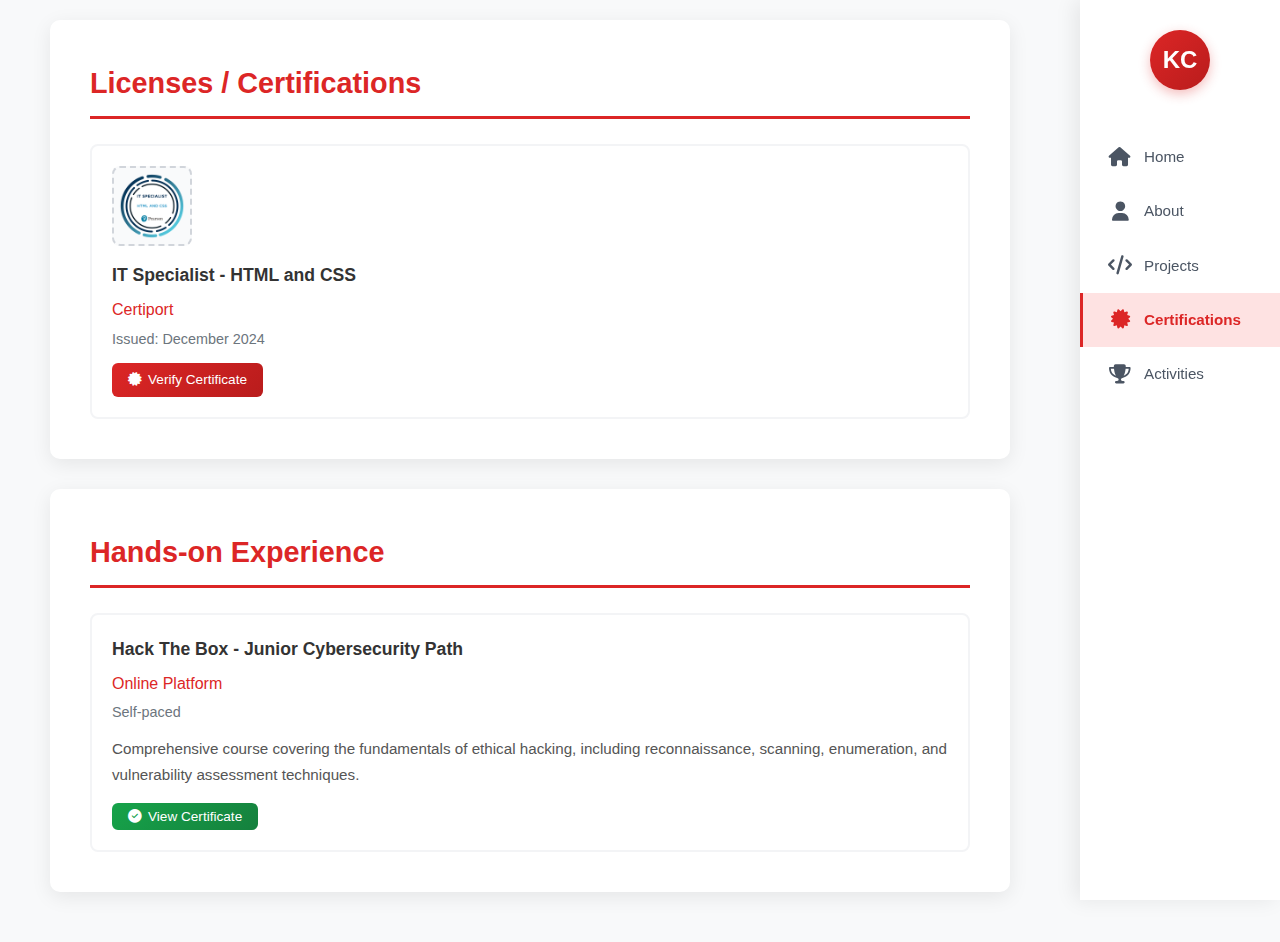
<file: Assets/certifications.html>
<!DOCTYPE html>
<html lang="en">
<head>
    <meta charset="UTF-8">
    <meta name="viewport" content="width=device-width, initial-scale=1.0">
    <title>Certifications - Kelvin Charles N. Cancio</title>
    <link rel="stylesheet" href="https://cdnjs.cloudflare.com/ajax/libs/font-awesome/6.4.0/css/all.min.css">
    <link rel="stylesheet" href="style.css">

</head>
<body>
    <!-- Vertical Navigation -->
    <nav class="vertical-nav">
        <div class="nav-brand">KC</div>
        <ul class="nav-links">
            <li><a href="../index.html"><i class="fas fa-home"></i> <span>Home</span></a></li>
            <li><a href="about.html"><i class="fas fa-user"></i> <span>About</span></a></li>
            <li><a href="projects.html"><i class="fas fa-code"></i> <span>Projects</span></a></li>
            <li><a href="certifications.html" class="active"><i class="fas fa-certificate"></i> <span>Certifications</span></a></li>
            <li><a href="activities.html"><i class="fas fa-trophy"></i> <span>Activities</span></a></li>
        </ul>
    </nav>

    <div class="main-content">
        <div class="container">
            <section id="certifications">
                <h2>Licenses / Certifications</h2>
                <div class="cert-grid">
                    <div class="cert-card">
                        <div class="cert-badge">
                            <img src="IT SPECIALIST HTML CSS BADGE.png" alt="IT Specialist Badge"> 
                        </div>
                        <div class="cert-name">IT Specialist - HTML and CSS</div>
                        <div class="cert-org">Certiport</div>
                        <div class="cert-date">Issued: December 2024</div>
                        <a href="https://www.credly.com/badges/a78db9a3-7462-425f-8c62-ecef82db83f5/public_url" class="verify-btn" target="_blank">
                            <i class="fas fa-certificate"></i>
                            Verify Certificate
                        </a>

                        
                    </div>

                    
                </div>
            </section>

            <section id="hands-on-experience">
                <h2>Hands-on Experience</h2>
                <div class="cert-grid">
                    <div class="cert-card">
                        <div class="cert-name">Hack The Box - Junior Cybersecurity Path</div>
                        <div class="cert-org">Online Platform</div>
                        <div class="cert-date">Self-paced</div>
                        <div class="course-description">
                            Comprehensive course covering the fundamentals of ethical hacking, including reconnaissance, scanning, enumeration, and vulnerability assessment techniques.
                        </div>
                        <button class="validate-btn" onclick="openModal('modal1')">
                            <i class="fas fa-check-circle"></i>
                            View Certificate
                        </button>
                    </div>

                    
                </div>
            </section>
        </div>
    </div>



    
</body>
</html>
</file>
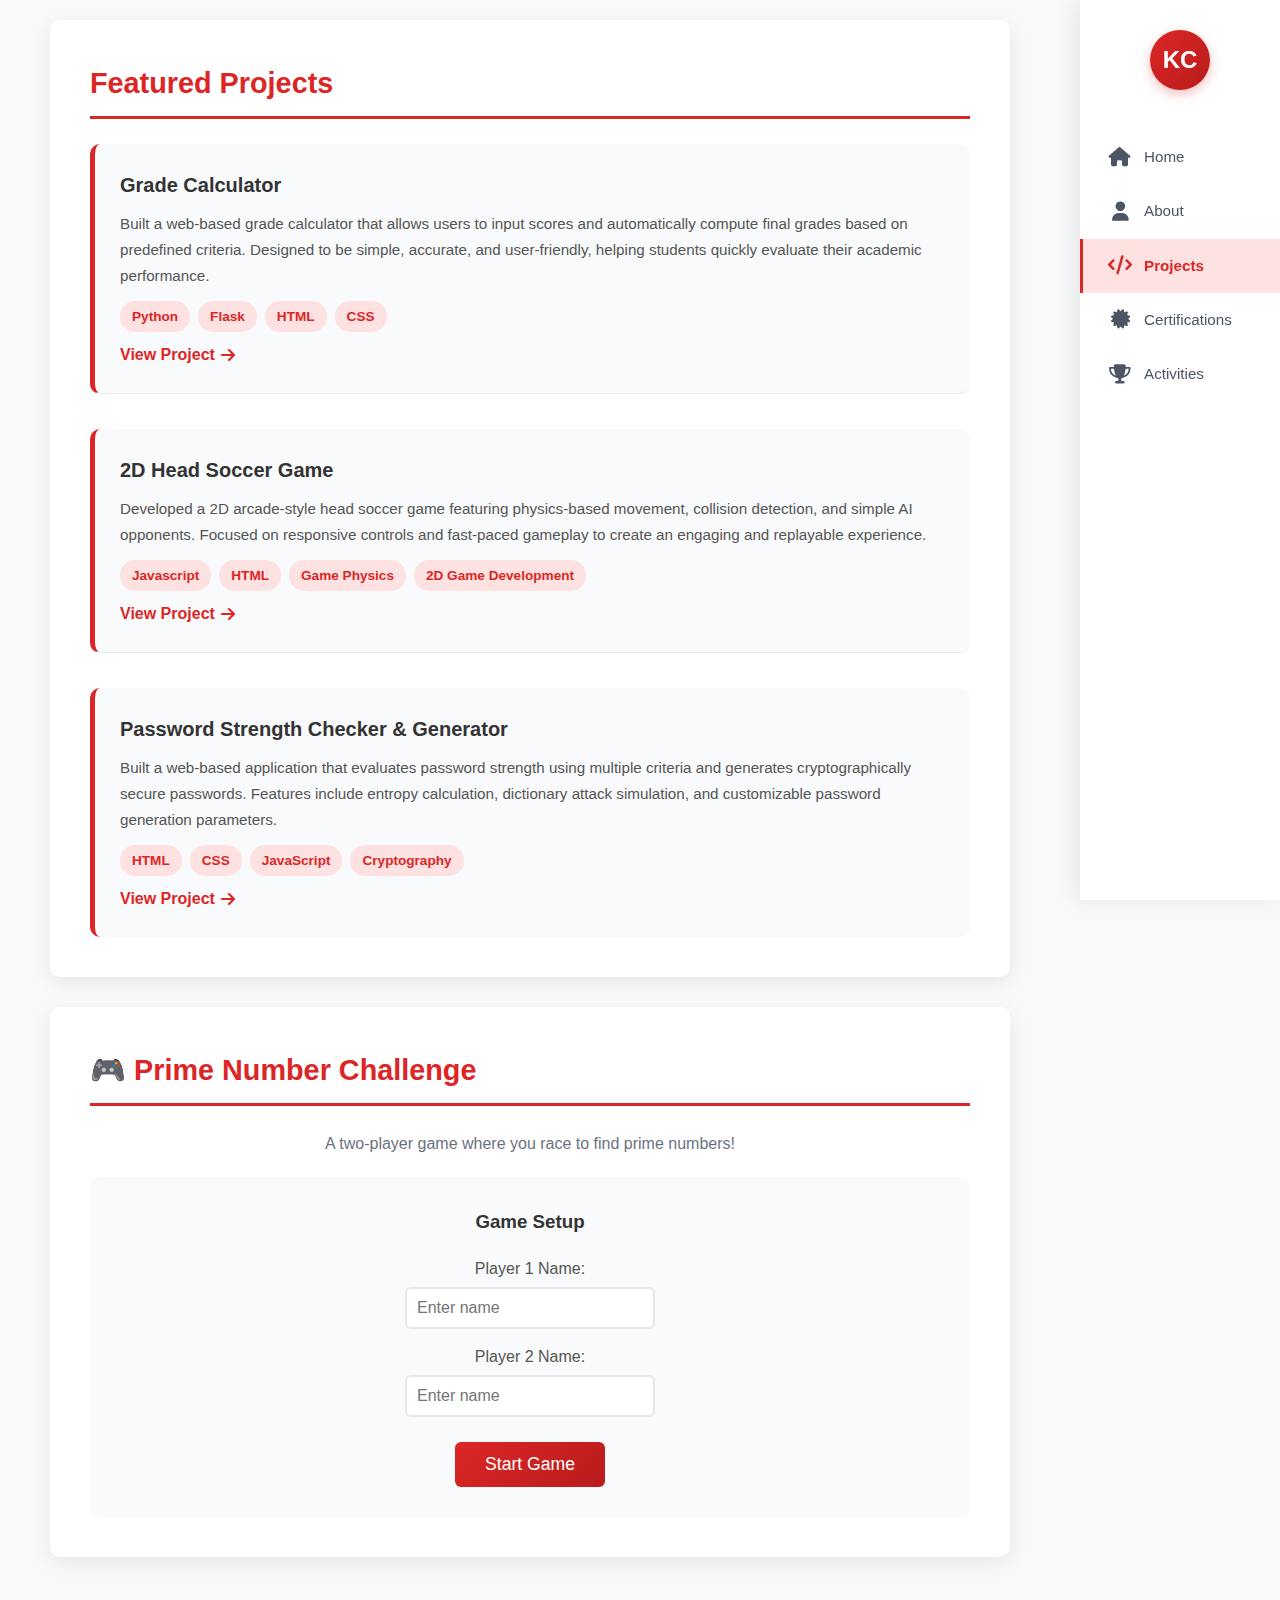
<file: Assets/projects.html>
<!DOCTYPE html>
<html lang="en">
<head>
    <meta charset="UTF-8">
    <meta name="viewport" content="width=device-width, initial-scale=1.0">
    <title>Projects - Kelvin Charles N. Cancio</title>
    <link rel="stylesheet" href="https://cdnjs.cloudflare.com/ajax/libs/font-awesome/6.4.0/css/all.min.css">
    <link rel="stylesheet" href="style.css">
    
</head>
<body>
    <!-- Vertical Navigation -->
    <nav class="vertical-nav">
        <div class="nav-brand">KC</div>
        <ul class="nav-links">
            <li><a href="../index.html"><i class="fas fa-home"></i> <span>Home</span></a></li>
            <li><a href="about.html"><i class="fas fa-user"></i> <span>About</span></a></li>
            <li><a href="projects.html" class="active"><i class="fas fa-code"></i> <span>Projects</span></a></li>
            <li><a href="certifications.html"><i class="fas fa-certificate"></i> <span>Certifications</span></a></li>
            <li><a href="activities.html"><i class="fas fa-trophy"></i> <span>Activities</span></a></li>
        </ul>
    </nav>

    <div class="main-content">
        <div class="container">
            <section id="projects">
                <h2>Featured Projects</h2>
                
                <div class="experience-item">
                    <div class="exp-title">Grade Calculator</div>
                    <div class="exp-description">
                        Built a web-based grade calculator that allows users to input scores and automatically compute final grades based on predefined criteria. Designed to be simple, accurate, and user-friendly, helping students quickly evaluate their academic performance.
                    </div>
                    <div class="tech-tags">
                        <span class="tech-tag">Python</span>
                        <span class="tech-tag">Flask</span>
                        <span class="tech-tag">HTML</span>
                        <span class="tech-tag">CSS</span>
                    </div>
                    <a href="#" class="project-link">
                        View Project <i class="fas fa-arrow-right"></i>
                    </a>
                </div>

                <div class="experience-item">
                    <div class="exp-title">2D Head Soccer Game</div>
                    <div class="exp-description">
                        Developed a 2D arcade-style head soccer game featuring physics-based movement, collision detection, and simple AI opponents. Focused on responsive controls and fast-paced gameplay to create an engaging and replayable experience.
                    </div>
                    <div class="tech-tags">
                        <span class="tech-tag">Javascript</span>
                        <span class="tech-tag">HTML</span>
                        <span class="tech-tag">Game Physics</span>
                        <span class="tech-tag">2D Game Development</span>
                    </div>
                    <a href="#" class="project-link">
                        View Project <i class="fas fa-arrow-right"></i>
                    </a>
                </div>

                <div class="experience-item">
                    <div class="exp-title">Password Strength Checker & Generator</div>
                    <div class="exp-description">
                        Built a web-based application that evaluates password strength using multiple criteria and generates cryptographically secure passwords. Features include entropy calculation, dictionary attack simulation, and customizable password generation parameters.
                    </div>
                    <div class="tech-tags">
                        <span class="tech-tag">HTML</span>
                        <span class="tech-tag">CSS</span>
                        <span class="tech-tag">JavaScript</span>
                        <span class="tech-tag">Cryptography</span>
                    </div>
                    <a href="#" class="project-link">
                        View Project <i class="fas fa-arrow-right"></i>
                    </a>
                </div>
            </section>

            <section id="prime-game">
                <h2>🎮 Prime Number Challenge</h2>
                <p style="text-align: center; color: #6b7280; margin-bottom: 20px;">A two-player game where you race to find prime numbers!</p>
                
                <div id="game-container">
                    <div id="game-setup">
                        <div style="background: #f9fafb; padding: 30px; border-radius: 10px; text-align: center;">
                            <h3 style="color: #333; margin-bottom: 20px;">Game Setup</h3>
                            <div style="margin-bottom: 15px;">
                                <label style="display: block; margin-bottom: 5px; color: #555;">Player 1 Name:</label>
                                <input type="text" id="player1-name" placeholder="Enter name" style="padding: 10px; border: 2px solid #e5e7eb; border-radius: 6px; width: 250px; font-size: 1em;">
                            </div>
                            <div style="margin-bottom: 25px;">
                                <label style="display: block; margin-bottom: 5px; color: #555;">Player 2 Name:</label>
                                <input type="text" id="player2-name" placeholder="Enter name" style="padding: 10px; border: 2px solid #e5e7eb; border-radius: 6px; width: 250px; font-size: 1em;">
                            </div>
                            <button onclick="startGame()" style="padding: 12px 30px; background: linear-gradient(135deg, #dc2626 0%, #b91c1c 100%); color: white; border: none; border-radius: 6px; font-size: 1.1em; font-weight: 500; cursor: pointer; transition: all 0.3s;">
                                Start Game
                            </button>
                        </div>
                    </div>

                    <div id="game-play" style="display: none;">
                        <div style="display: flex; justify-content: space-between; align-items: center; margin-bottom: 25px; flex-wrap: wrap; gap: 15px;">
                            <div id="player1-info" style="flex: 1; background: #fee2e2; padding: 15px; border-radius: 8px; min-width: 200px; transition: all 0.3s;">
                                <div style="font-weight: bold; color: #dc2626; margin-bottom: 5px;">Player 1</div>
                                <div style="font-size: 1.5em; font-weight: bold; color: #333;">Score: <span id="player1-score">0</span></div>
                            </div>
                            
                            <div style="text-align: center;">
                                <div style="font-size: 2.5em; font-weight: bold; color: #dc2626; margin-bottom: 5px;">
                                    <span id="timer">30</span>s
                                </div>
                                <div id="current-turn" style="font-size: 1.1em; color: #555; font-weight: 500;">Player 1's Turn</div>
                            </div>

                            <div id="player2-info" style="flex: 1; background: #dbeafe; padding: 15px; border-radius: 8px; min-width: 200px; transition: all 0.3s;">
                                <div style="font-weight: bold; color: #2563eb; margin-bottom: 5px;">Player 2</div>
                                <div style="font-size: 1.5em; font-weight: bold; color: #333;">Score: <span id="player2-score">0</span></div>
                            </div>
                        </div>

                        <div id="number-grid" style="display: grid; grid-template-columns: repeat(5, 1fr); gap: 10px; margin-bottom: 20px;">
                            <!-- Numbers will be generated here -->
                        </div>

                        <div style="text-align: center;">
                            <button onclick="resetGame()" style="padding: 10px 25px; background: #6b7280; color: white; border: none; border-radius: 6px; font-weight: 500; cursor: pointer;">
                                Reset Game
                            </button>
                        </div>
                    </div>

                    <div id="game-over" style="display: none;">
                        <div style="background: #f9fafb; padding: 40px; border-radius: 10px; text-align: center;">
                            <h3 style="color: #333; font-size: 2em; margin-bottom: 20px;">🎉 Game Over!</h3>
                            <div id="winner-announcement" style="font-size: 1.5em; color: #dc2626; font-weight: bold; margin-bottom: 30px;"></div>
                            <div style="margin-bottom: 30px;">
                                <div style="margin-bottom: 10px; font-size: 1.2em;">
                                    <span id="final-player1-name"></span>: <span id="final-player1-score" style="font-weight: bold; color: #dc2626;"></span> points
                                </div>
                                <div style="font-size: 1.2em;">
                                    <span id="final-player2-name"></span>: <span id="final-player2-score" style="font-weight: bold; color: #2563eb;"></span> points
                                </div>
                            </div>
                            <button onclick="resetGame()" style="padding: 12px 30px; background: linear-gradient(135deg, #dc2626 0%, #b91c1c 100%); color: white; border: none; border-radius: 6px; font-size: 1.1em; font-weight: 500; cursor: pointer;">
                                Play Again
                            </button>
                        </div>
                    </div>
                </div>
            </section>
        </div>
    </div>

    
    <script src="js.js"></script>
</body>
</html>
</file>
<file: style.css>
* {
            margin: 0;
            padding: 0;
            box-sizing: border-box;
        }

        body {
            font-family: 'Segoe UI', Tahoma, Geneva, Verdana, sans-serif;
            line-height: 1.6;
            color: #333;
            background: #f8f9fa;
            padding-right: 200px;
        }

        /* Vertical Navigation */
        .vertical-nav {
            position: fixed;
            right: 0;
            top: 0;
            width: 200px;
            height: 100vh;
            background: white;
            box-shadow: -5px 0 20px rgba(0,0,0,0.08);
            display: flex;
            flex-direction: column;
            padding: 30px 0;
            z-index: 1000;
        }

        .nav-brand {
            width: 60px;
            height: 60px;
            border-radius: 50%;
            background: linear-gradient(135deg, #dc2626 0%, #b91c1c 100%);
            display: flex;
            align-items: center;
            justify-content: center;
            font-size: 24px;
            color: white;
            font-weight: bold;
            margin: 0 auto 40px;
            box-shadow: 0 4px 12px rgba(220, 38, 38, 0.3);
        }

        .nav-links {
            list-style: none;
            padding: 0;
        }

        .nav-links li {
            margin: 0;
        }

        .nav-links a {
            display: flex;
            align-items: center;
            gap: 12px;
            padding: 15px 25px;
            color: #4b5563;
            text-decoration: none;
            transition: all 0.3s;
            border-left: 3px solid transparent;
        }

        .nav-links a:hover {
            background: #f9fafb;
            color: #dc2626;
            border-left-color: #dc2626;
        }

        .nav-links a.active {
            background: #fee2e2;
            color: #dc2626;
            border-left-color: #dc2626;
            font-weight: 600;
        }

        .nav-links a i {
            font-size: 1.2em;
            width: 24px;
            text-align: center;
        }

        .nav-links a span {
            font-size: 0.95em;
        }

        /* Main Content */
        .main-content {
            padding-right: 20px;
        }

        .container {
            max-width: 1000px;
            margin: 0 auto;
            padding: 20px;
        }

        section {
            background: white;
            margin-bottom: 30px;
            padding: 40px;
            border-radius: 10px;
            box-shadow: 0 5px 20px rgba(0,0,0,0.08);
        }

        h2 {
            color: #dc2626;
            margin-bottom: 25px;
            font-size: 1.8em;
            border-bottom: 3px solid #dc2626;
            padding-bottom: 10px;
        }

        .experience-item {
            margin-bottom: 35px;
            padding-bottom: 35px;
            border-bottom: 1px solid #e9ecef;
        }

        .experience-item:last-child {
            border-bottom: none;
            margin-bottom: 0;
            padding-bottom: 0;
        }

        .exp-header {
            display: flex;
            justify-content: space-between;
            align-items: flex-start;
            margin-bottom: 15px;
            flex-wrap: wrap;
            gap: 10px;
        }

        .exp-title {
            font-size: 1.3em;
            font-weight: bold;
            color: #333;
        }

        .exp-company {
            color: #dc2626;
            font-size: 1.1em;
            margin-bottom: 5px;
        }

        .exp-date {
            color: #6c757d;
            font-style: italic;
        }

        .exp-description {
            color: #555;
            margin-top: 10px;
            line-height: 1.7;
        }

        .tech-tags {
            display: flex;
            flex-wrap: wrap;
            gap: 8px;
            margin-top: 12px;
        }

        .tech-tag {
            background: #fee2e2;
            color: #dc2626;
            padding: 5px 12px;
            border-radius: 15px;
            font-size: 0.85em;
            font-weight: 500;
        }

        .award-icon {
            width: 60px;
            height: 60px;
            background: linear-gradient(135deg, #fbbf24 0%, #f59e0b 100%);
            border-radius: 50%;
            display: flex;
            align-items: center;
            justify-content: center;
            font-size: 1.8em;
            color: white;
            margin-bottom: 15px;
            box-shadow: 0 4px 12px rgba(251, 191, 36, 0.3);
        }

        .activity-highlight {
            background: linear-gradient(135deg, #fee2e2 0%, #fecaca 100%);
            padding: 20px;
            border-radius: 8px;
            margin-top: 15px;
            border-left: 4px solid #dc2626;
        }

        .activity-highlight h4 {
            color: #dc2626;
            margin-bottom: 8px;
            font-size: 1.05em;
        }

        .activity-highlight p {
            color: #555;
            font-size: 0.95em;
            line-height: 1.6;
        }

        .stats-grid {
            display: grid;
            grid-template-columns: repeat(auto-fit, minmax(200px, 1fr));
            gap: 20px;
            margin-top: 20px;
        }

        .stat-card {
            background: #f9fafb;
            padding: 20px;
            border-radius: 8px;
            text-align: center;
            border: 2px solid #e5e7eb;
            transition: all 0.3s;
        }

        .stat-card:hover {
            border-color: #dc2626;
            transform: translateY(-3px);
            box-shadow: 0 5px 15px rgba(220, 38, 38, 0.1);
        }

        .stat-number {
            font-size: 2.5em;
            font-weight: bold;
            color: #dc2626;
            margin-bottom: 5px;
        }

        .stat-label {
            color: #6b7280;
            font-size: 0.95em;
        }

        /* Responsive Design */
        @media (max-width: 1024px) {
            body {
                padding-right: 0;
                padding-bottom: 80px;
            }

            .vertical-nav {
                width: 100%;
                height: auto;
                bottom: 0;
                top: auto;
                flex-direction: row;
                padding: 0;
                box-shadow: 0 -5px 20px rgba(0,0,0,0.08);
            }

            .nav-brand {
                display: none;
            }

            .nav-links {
                display: flex;
                width: 100%;
                justify-content: space-around;
            }

            .nav-links li {
                flex: 1;
            }

            .nav-links a {
                flex-direction: column;
                gap: 5px;
                padding: 15px 10px;
                text-align: center;
                border-left: none;
                border-top: 3px solid transparent;
            }

            .nav-links a:hover,
            .nav-links a.active {
                border-left-color: transparent;
                border-top-color: #dc2626;
            }

            .nav-links a i {
                font-size: 1.3em;
            }

            .nav-links a span {
                font-size: 0.75em;
            }

            .main-content {
                padding-right: 0;
            }
        }

        @media (max-width: 768px) {
            section {
                padding: 25px;
            }

            h2 {
                font-size: 1.5em;
            }

            .exp-header {
                flex-direction: column;
            }
        }

* {
            margin: 0;
            padding: 0;
            box-sizing: border-box;
        }

        body {
            font-family: 'Segoe UI', Tahoma, Geneva, Verdana, sans-serif;
            line-height: 1.6;
            color: #333;
            background: #f8f9fa;
            padding-right: 200px;
        }

        /* Vertical Navigation */
        .vertical-nav {
            position: fixed;
            right: 0;
            top: 0;
            width: 200px;
            height: 100vh;
            background: white;
            box-shadow: -5px 0 20px rgba(0,0,0,0.08);
            display: flex;
            flex-direction: column;
            padding: 30px 0;
            z-index: 1000;
        }

        .nav-brand {
            width: 60px;
            height: 60px;
            border-radius: 50%;
            background: linear-gradient(135deg, #dc2626 0%, #b91c1c 100%);
            display: flex;
            align-items: center;
            justify-content: center;
            font-size: 24px;
            color: white;
            font-weight: bold;
            margin: 0 auto 40px;
            box-shadow: 0 4px 12px rgba(220, 38, 38, 0.3);
        }

        .nav-links {
            list-style: none;
            padding: 0;
        }

        .nav-links li {
            margin: 0;
        }

        .nav-links a {
            display: flex;
            align-items: center;
            gap: 12px;
            padding: 15px 25px;
            color: #4b5563;
            text-decoration: none;
            transition: all 0.3s;
            border-left: 3px solid transparent;
        }

        .nav-links a:hover {
            background: #f9fafb;
            color: #dc2626;
            border-left-color: #dc2626;
        }

        .nav-links a.active {
            background: #fee2e2;
            color: #dc2626;
            border-left-color: #dc2626;
            font-weight: 600;
        }

        .nav-links a i {
            font-size: 1.2em;
            width: 24px;
            text-align: center;
        }

        .nav-links a span {
            font-size: 0.95em;
        }

        /* Main Content */
        .main-content {
            padding-right: 20px;
        }

        .container {
            max-width: 1000px;
            margin: 0 auto;
            padding: 20px;
        }

        section {
            background: white;
            margin-bottom: 30px;
            padding: 40px;
            border-radius: 10px;
            box-shadow: 0 5px 20px rgba(0,0,0,0.08);
        }

        h2 {
            color: #dc2626;
            margin-bottom: 25px;
            font-size: 1.8em;
            border-bottom: 3px solid #dc2626;
            padding-bottom: 10px;
        }

        .cert-grid {
            display: grid;
            grid-template-columns: repeat(auto-fit, minmax(280px, 1fr));
            gap: 20px;
        }

        .cert-card {
            padding: 20px;
            border: 2px solid #f3f4f6;
            border-radius: 8px;
            transition: all 0.3s;
            position: relative;
        }

        .cert-card:hover {
            border-color: #dc2626;
            transform: translateY(-5px);
            box-shadow: 0 5px 15px rgba(220, 38, 38, 0.15);
        }

        .cert-badge {
            width: 80px;
            height: 80px;
            background: #f9fafb;
            border: 2px dashed #d1d5db;
            border-radius: 8px;
            display: flex;
            align-items: center;
            justify-content: center;
            margin-bottom: 15px;
            font-size: 0.8em;
            color: #9ca3af;
            text-align: center;
            padding: 5px;
            overflow: hidden;
        }

        .cert-badge img {
            width: 100%;
            height: 100%;
            object-fit: contain;
        }

        .cert-name {
            font-weight: bold;
            color: #333;
            margin-bottom: 8px;
            font-size: 1.1em;
        }

        .cert-org {
            color: #dc2626;
            margin-bottom: 5px;
            font-weight: 500;
        }

        .cert-date {
            color: #6c757d;
            font-size: 0.9em;
            margin-bottom: 12px;
        }

        .course-description {
            color: #555;
            line-height: 1.7;
            margin-top: 10px;
            margin-bottom: 15px;
            font-size: 0.95em;
        }

        .verify-btn {
            display: inline-flex;
            align-items: center;
            gap: 6px;
            padding: 6px 16px;
            background: linear-gradient(135deg, #dc2626 0%, #b91c1c 100%);
            color: white;
            border: none;
            border-radius: 6px;
            font-size: 0.85em;
            font-weight: 500;
            cursor: pointer;
            transition: all 0.3s;
            text-decoration: none;
        }

        .verify-btn:hover {
            background: linear-gradient(135deg, #b91c1c 0%, #991b1b 100%);
            transform: translateY(-2px);
            box-shadow: 0 4px 12px rgba(220, 38, 38, 0.3);
        }

        .validate-btn {
            display: inline-flex;
            align-items: center;
            gap: 6px;
            padding: 6px 16px;
            background: linear-gradient(135deg, #16a34a 0%, #15803d 100%);
            color: white;
            border: none;
            border-radius: 6px;
            font-size: 0.85em;
            font-weight: 500;
            cursor: pointer;
            transition: all 0.3s;
        }

        .validate-btn:hover {
            background: linear-gradient(135deg, #15803d 0%, #166534 100%);
            transform: translateY(-2px);
            box-shadow: 0 4px 12px rgba(22, 163, 74, 0.3);
        }

        .modal {
            display: none;
            position: fixed;
            z-index: 2000;
            left: 0;
            top: 0;
            width: 100%;
            height: 100%;
            background-color: rgba(0,0,0,0.8);
            animation: fadeIn 0.3s;
        }

        .modal.active {
            display: flex;
            align-items: center;
            justify-content: center;
        }

        .modal-content {
            position: relative;
            max-width: 90%;
            max-height: 90%;
            animation: slideIn 0.3s;
        }

        .modal-content img {
            width: 100%;
            height: auto;
            border-radius: 10px;
            box-shadow: 0 10px 40px rgba(0,0,0,0.5);
        }

        .close-modal {
            position: absolute;
            top: -40px;
            right: 0;
            color: white;
            font-size: 35px;
            font-weight: bold;
            cursor: pointer;
            transition: all 0.3s;
        }

        .close-modal:hover {
            color: #dc2626;
            transform: scale(1.1);
        }

        @keyframes fadeIn {
            from { opacity: 0; }
            to { opacity: 1; }
        }

        @keyframes slideIn {
            from { transform: translateY(-50px); opacity: 0; }
            to { transform: translateY(0); opacity: 1; }
        }

        /* Responsive Design */
        @media (max-width: 1024px) {
            body {
                padding-right: 0;
                padding-bottom: 80px;
            }

            .vertical-nav {
                width: 100%;
                height: auto;
                bottom: 0;
                top: auto;
                flex-direction: row;
                padding: 0;
                box-shadow: 0 -5px 20px rgba(0,0,0,0.08);
            }

            .nav-brand {
                display: none;
            }

            .nav-links {
                display: flex;
                width: 100%;
                justify-content: space-around;
            }

            .nav-links li {
                flex: 1;
            }

            .nav-links a {
                flex-direction: column;
                gap: 5px;
                padding: 15px 10px;
                text-align: center;
                border-left: none;
                border-top: 3px solid transparent;
            }

            .nav-links a:hover,
            .nav-links a.active {
                border-left-color: transparent;
                border-top-color: #dc2626;
            }

            .nav-links a i {
                font-size: 1.3em;
            }

            .nav-links a span {
                font-size: 0.75em;
            }

            .main-content {
                padding-right: 0;
            }
        }

        @media (max-width: 768px) {
            section {
                padding: 25px;
            }

            h2 {
                font-size: 1.5em;
            }
        }

        /* =========================
   PROJECTS SECTION (CSS ONLY)
   ========================= */

/* Target section that contains "Projects" */
section#projects,
section.projects,
section[data-section="projects"] {
    position: relative;
}

/* Project item container */
section#projects .experience-item,
section.projects .experience-item {
    background: #f9fafb;
    padding: 25px;
    border-radius: 10px;
    border-left: 5px solid #dc2626;
    transition: all 0.3s ease;
}

section#projects .experience-item:hover,
section.projects .experience-item:hover {
    transform: translateY(-4px);
    box-shadow: 0 10px 25px rgba(220, 38, 38, 0.12);
}

/* Project title */
section#projects .exp-title,
section.projects .exp-title {
    font-size: 1.25em;
    font-weight: 700;
    color: #333;
}

/* Short project description */
section#projects .exp-description,
section.projects .exp-description {
    font-size: 0.95em;
    line-height: 1.7;
    color: #555;
}

/* Tech stack tags reuse */
section#projects .tech-tag,
section.projects .tech-tag {
    background: #fee2e2;
    color: #dc2626;
    font-weight: 600;
}

/* Links inside project (GitHub / Demo) */
section#projects a,
section.projects a {
    color: #dc2626;
    font-weight: 600;
    text-decoration: none;
    position: relative;
}

section#projects a::after,
section.projects a::after {
    content: "";
    position: absolute;
    left: 0;
    bottom: -3px;
    width: 0;
    height: 2px;
    background: #dc2626;
    transition: width 0.3s;
}

section#projects a:hover::after,
section.projects a:hover::after {
    width: 100%;
}

/* Project list layout (if using ul/li) */
section#projects ul,
section.projects ul {
    list-style: none;
    padding-left: 0;
}

section#projects li,
section.projects li {
    margin-bottom: 30px;
}

/* =========================
   RESPONSIVE
   ========================= */
@media (max-width: 768px) {
    section#projects .experience-item,
    section.projects .experience-item {
        padding: 20px;
    }

    section#projects .exp-title,
    section.projects .exp-title {
        font-size: 1.15em;
    }
}

* {
            margin: 0;
            padding: 0;
            box-sizing: border-box;
        }

        body {
            font-family: 'Segoe UI', Tahoma, Geneva, Verdana, sans-serif;
            line-height: 1.6;
            color: #333;
            background: #f8f9fa;
            padding-right: 200px;
        }

        /* Vertical Navigation */
        .vertical-nav {
            position: fixed;
            right: 0;
            top: 0;
            width: 200px;
            height: 100vh;
            background: white;
            box-shadow: -5px 0 20px rgba(0,0,0,0.08);
            display: flex;
            flex-direction: column;
            padding: 30px 0;
            z-index: 1000;
        }

        .nav-brand {
            width: 60px;
            height: 60px;
            border-radius: 50%;
            background: linear-gradient(135deg, #dc2626 0%, #b91c1c 100%);
            display: flex;
            align-items: center;
            justify-content: center;
            font-size: 24px;
            color: white;
            font-weight: bold;
            margin: 0 auto 40px;
            box-shadow: 0 4px 12px rgba(220, 38, 38, 0.3);
        }

        .nav-links {
            list-style: none;
            padding: 0;
        }

        .nav-links li {
            margin: 0;
        }

        .nav-links a {
            display: flex;
            align-items: center;
            gap: 12px;
            padding: 15px 25px;
            color: #4b5563;
            text-decoration: none;
            transition: all 0.3s;
            border-left: 3px solid transparent;
        }

        .nav-links a:hover {
            background: #f9fafb;
            color: #dc2626;
            border-left-color: #dc2626;
        }

        .nav-links a.active {
            background: #fee2e2;
            color: #dc2626;
            border-left-color: #dc2626;
            font-weight: 600;
        }

        .nav-links a i {
            font-size: 1.2em;
            width: 24px;
            text-align: center;
        }

        .nav-links a span {
            font-size: 0.95em;
        }

        /* Main Content */
        .main-content {
            padding-right: 20px;
        }

        .container {
            max-width: 1000px;
            margin: 0 auto;
            padding: 20px;
        }

        section {
            background: white;
            margin-bottom: 30px;
            padding: 40px;
            border-radius: 10px;
            box-shadow: 0 5px 20px rgba(0,0,0,0.08);
        }

        h2 {
            color: #dc2626;
            margin-bottom: 25px;
            font-size: 1.8em;
            border-bottom: 3px solid #dc2626;
            padding-bottom: 10px;
        }

        .experience-item {
            margin-bottom: 35px;
            padding-bottom: 35px;
            border-bottom: 1px solid #e9ecef;
        }

        .experience-item:last-child {
            border-bottom: none;
            margin-bottom: 0;
            padding-bottom: 0;
        }

        .exp-title {
            font-size: 1.3em;
            font-weight: bold;
            color: #333;
            margin-bottom: 10px;
        }

        .exp-description {
            color: #555;
            margin-top: 10px;
            line-height: 1.7;
        }

        .tech-tags {
            display: flex;
            flex-wrap: wrap;
            gap: 8px;
            margin-top: 12px;
        }

        .tech-tag {
            background: #fee2e2;
            color: #dc2626;
            padding: 5px 12px;
            border-radius: 15px;
            font-size: 0.85em;
            font-weight: 500;
        }

        .project-link {
            display: inline-flex;
            align-items: center;
            gap: 6px;
            margin-top: 10px;
            color: #dc2626;
            text-decoration: none;
            font-weight: 500;
            transition: all 0.3s;
        }

        .project-link:hover {
            text-decoration: underline;
            gap: 10px;
        }

        /* Responsive Design */
        @media (max-width: 1024px) {
            body {
                padding-right: 0;
                padding-bottom: 80px;
            }

            .vertical-nav {
                width: 100%;
                height: auto;
                bottom: 0;
                top: auto;
                flex-direction: row;
                padding: 0;
                box-shadow: 0 -5px 20px rgba(0,0,0,0.08);
            }

            .nav-brand {
                display: none;
            }

            .nav-links {
                display: flex;
                width: 100%;
                justify-content: space-around;
            }

            .nav-links li {
                flex: 1;
            }

            .nav-links a {
                flex-direction: column;
                gap: 5px;
                padding: 15px 10px;
                text-align: center;
                border-left: none;
                border-top: 3px solid transparent;
            }

            .nav-links a:hover,
            .nav-links a.active {
                border-left-color: transparent;
                border-top-color: #dc2626;
            }

            .nav-links a i {
                font-size: 1.3em;
            }

            .nav-links a span {
                font-size: 0.75em;
            }

            .main-content {
                padding-right: 0;
            }
        }

        @media (max-width: 768px) {
            section {
                padding: 25px;
            }

            h2 {
                font-size: 1.5em;
            }
        }

.profile-pic {
    width: 180px;
    height: 180px;
    border-radius: 50%;
    object-fit: cover;
    display: block;
    margin-bottom: 20px;
}
</file>
<file: Assets/style.css>
* {
            margin: 0;
            padding: 0;
            box-sizing: border-box;
        }

        body {
            font-family: 'Segoe UI', Tahoma, Geneva, Verdana, sans-serif;
            line-height: 1.6;
            color: #333;
            background: #f8f9fa;
            padding-right: 200px;
        }

        /* Vertical Navigation */
        .vertical-nav {
            position: fixed;
            right: 0;
            top: 0;
            width: 200px;
            height: 100vh;
            background: white;
            box-shadow: -5px 0 20px rgba(0,0,0,0.08);
            display: flex;
            flex-direction: column;
            padding: 30px 0;
            z-index: 1000;
        }

        .nav-brand {
            width: 60px;
            height: 60px;
            border-radius: 50%;
            background: linear-gradient(135deg, #dc2626 0%, #b91c1c 100%);
            display: flex;
            align-items: center;
            justify-content: center;
            font-size: 24px;
            color: white;
            font-weight: bold;
            margin: 0 auto 40px;
            box-shadow: 0 4px 12px rgba(220, 38, 38, 0.3);
        }

        .nav-links {
            list-style: none;
            padding: 0;
        }

        .nav-links li {
            margin: 0;
        }

        .nav-links a {
            display: flex;
            align-items: center;
            gap: 12px;
            padding: 15px 25px;
            color: #4b5563;
            text-decoration: none;
            transition: all 0.3s;
            border-left: 3px solid transparent;
        }

        .nav-links a:hover {
            background: #f9fafb;
            color: #dc2626;
            border-left-color: #dc2626;
        }

        .nav-links a.active {
            background: #fee2e2;
            color: #dc2626;
            border-left-color: #dc2626;
            font-weight: 600;
        }

        .nav-links a i {
            font-size: 1.2em;
            width: 24px;
            text-align: center;
        }

        .nav-links a span {
            font-size: 0.95em;
        }

        /* Main Content */
        .main-content {
            padding-right: 20px;
        }

        .container {
            max-width: 1000px;
            margin: 0 auto;
            padding: 20px;
        }

        section {
            background: white;
            margin-bottom: 30px;
            padding: 40px;
            border-radius: 10px;
            box-shadow: 0 5px 20px rgba(0,0,0,0.08);
        }

        h2 {
            color: #dc2626;
            margin-bottom: 25px;
            font-size: 1.8em;
            border-bottom: 3px solid #dc2626;
            padding-bottom: 10px;
        }

        .experience-item {
            margin-bottom: 35px;
            padding-bottom: 35px;
            border-bottom: 1px solid #e9ecef;
        }

        .experience-item:last-child {
            border-bottom: none;
            margin-bottom: 0;
            padding-bottom: 0;
        }

        .exp-header {
            display: flex;
            justify-content: space-between;
            align-items: flex-start;
            margin-bottom: 15px;
            flex-wrap: wrap;
            gap: 10px;
        }

        .exp-title {
            font-size: 1.3em;
            font-weight: bold;
            color: #333;
        }

        .exp-company {
            color: #dc2626;
            font-size: 1.1em;
            margin-bottom: 5px;
        }

        .exp-date {
            color: #6c757d;
            font-style: italic;
        }

        .exp-description {
            color: #555;
            margin-top: 10px;
            line-height: 1.7;
        }

        .tech-tags {
            display: flex;
            flex-wrap: wrap;
            gap: 8px;
            margin-top: 12px;
        }

        .tech-tag {
            background: #fee2e2;
            color: #dc2626;
            padding: 5px 12px;
            border-radius: 15px;
            font-size: 0.85em;
            font-weight: 500;
        }

        .award-icon {
            width: 60px;
            height: 60px;
            background: linear-gradient(135deg, #fbbf24 0%, #f59e0b 100%);
            border-radius: 50%;
            display: flex;
            align-items: center;
            justify-content: center;
            font-size: 1.8em;
            color: white;
            margin-bottom: 15px;
            box-shadow: 0 4px 12px rgba(251, 191, 36, 0.3);
        }

        .activity-highlight {
            background: linear-gradient(135deg, #fee2e2 0%, #fecaca 100%);
            padding: 20px;
            border-radius: 8px;
            margin-top: 15px;
            border-left: 4px solid #dc2626;
        }

        .activity-highlight h4 {
            color: #dc2626;
            margin-bottom: 8px;
            font-size: 1.05em;
        }

        .activity-highlight p {
            color: #555;
            font-size: 0.95em;
            line-height: 1.6;
        }

        .stats-grid {
            display: grid;
            grid-template-columns: repeat(auto-fit, minmax(200px, 1fr));
            gap: 20px;
            margin-top: 20px;
        }

        .stat-card {
            background: #f9fafb;
            padding: 20px;
            border-radius: 8px;
            text-align: center;
            border: 2px solid #e5e7eb;
            transition: all 0.3s;
        }

        .stat-card:hover {
            border-color: #dc2626;
            transform: translateY(-3px);
            box-shadow: 0 5px 15px rgba(220, 38, 38, 0.1);
        }

        .stat-number {
            font-size: 2.5em;
            font-weight: bold;
            color: #dc2626;
            margin-bottom: 5px;
        }

        .stat-label {
            color: #6b7280;
            font-size: 0.95em;
        }

        /* Responsive Design */
        @media (max-width: 1024px) {
            body {
                padding-right: 0;
                padding-bottom: 80px;
            }

            .vertical-nav {
                width: 100%;
                height: auto;
                bottom: 0;
                top: auto;
                flex-direction: row;
                padding: 0;
                box-shadow: 0 -5px 20px rgba(0,0,0,0.08);
            }

            .nav-brand {
                display: none;
            }

            .nav-links {
                display: flex;
                width: 100%;
                justify-content: space-around;
            }

            .nav-links li {
                flex: 1;
            }

            .nav-links a {
                flex-direction: column;
                gap: 5px;
                padding: 15px 10px;
                text-align: center;
                border-left: none;
                border-top: 3px solid transparent;
            }

            .nav-links a:hover,
            .nav-links a.active {
                border-left-color: transparent;
                border-top-color: #dc2626;
            }

            .nav-links a i {
                font-size: 1.3em;
            }

            .nav-links a span {
                font-size: 0.75em;
            }

            .main-content {
                padding-right: 0;
            }
        }

        @media (max-width: 768px) {
            section {
                padding: 25px;
            }

            h2 {
                font-size: 1.5em;
            }

            .exp-header {
                flex-direction: column;
            }
        }

* {
            margin: 0;
            padding: 0;
            box-sizing: border-box;
        }

        body {
            font-family: 'Segoe UI', Tahoma, Geneva, Verdana, sans-serif;
            line-height: 1.6;
            color: #333;
            background: #f8f9fa;
            padding-right: 200px;
        }

        /* Vertical Navigation */
        .vertical-nav {
            position: fixed;
            right: 0;
            top: 0;
            width: 200px;
            height: 100vh;
            background: white;
            box-shadow: -5px 0 20px rgba(0,0,0,0.08);
            display: flex;
            flex-direction: column;
            padding: 30px 0;
            z-index: 1000;
        }

        .nav-brand {
            width: 60px;
            height: 60px;
            border-radius: 50%;
            background: linear-gradient(135deg, #dc2626 0%, #b91c1c 100%);
            display: flex;
            align-items: center;
            justify-content: center;
            font-size: 24px;
            color: white;
            font-weight: bold;
            margin: 0 auto 40px;
            box-shadow: 0 4px 12px rgba(220, 38, 38, 0.3);
        }

        .nav-links {
            list-style: none;
            padding: 0;
        }

        .nav-links li {
            margin: 0;
        }

        .nav-links a {
            display: flex;
            align-items: center;
            gap: 12px;
            padding: 15px 25px;
            color: #4b5563;
            text-decoration: none;
            transition: all 0.3s;
            border-left: 3px solid transparent;
        }

        .nav-links a:hover {
            background: #f9fafb;
            color: #dc2626;
            border-left-color: #dc2626;
        }

        .nav-links a.active {
            background: #fee2e2;
            color: #dc2626;
            border-left-color: #dc2626;
            font-weight: 600;
        }

        .nav-links a i {
            font-size: 1.2em;
            width: 24px;
            text-align: center;
        }

        .nav-links a span {
            font-size: 0.95em;
        }

        /* Main Content */
        .main-content {
            padding-right: 20px;
        }

        .container {
            max-width: 1000px;
            margin: 0 auto;
            padding: 20px;
        }

        section {
            background: white;
            margin-bottom: 30px;
            padding: 40px;
            border-radius: 10px;
            box-shadow: 0 5px 20px rgba(0,0,0,0.08);
        }

        h2 {
            color: #dc2626;
            margin-bottom: 25px;
            font-size: 1.8em;
            border-bottom: 3px solid #dc2626;
            padding-bottom: 10px;
        }

        .cert-grid {
            display: grid;
            grid-template-columns: repeat(auto-fit, minmax(280px, 1fr));
            gap: 20px;
        }

        .cert-card {
            padding: 20px;
            border: 2px solid #f3f4f6;
            border-radius: 8px;
            transition: all 0.3s;
            position: relative;
        }

        .cert-card:hover {
            border-color: #dc2626;
            transform: translateY(-5px);
            box-shadow: 0 5px 15px rgba(220, 38, 38, 0.15);
        }

        .cert-badge {
            width: 80px;
            height: 80px;
            background: #f9fafb;
            border: 2px dashed #d1d5db;
            border-radius: 8px;
            display: flex;
            align-items: center;
            justify-content: center;
            margin-bottom: 15px;
            font-size: 0.8em;
            color: #9ca3af;
            text-align: center;
            padding: 5px;
            overflow: hidden;
        }

        .cert-badge img {
            width: 100%;
            height: 100%;
            object-fit: contain;
        }

        .cert-name {
            font-weight: bold;
            color: #333;
            margin-bottom: 8px;
            font-size: 1.1em;
        }

        .cert-org {
            color: #dc2626;
            margin-bottom: 5px;
            font-weight: 500;
        }

        .cert-date {
            color: #6c757d;
            font-size: 0.9em;
            margin-bottom: 12px;
        }

        .course-description {
            color: #555;
            line-height: 1.7;
            margin-top: 10px;
            margin-bottom: 15px;
            font-size: 0.95em;
        }

        .verify-btn {
            display: inline-flex;
            align-items: center;
            gap: 6px;
            padding: 6px 16px;
            background: linear-gradient(135deg, #dc2626 0%, #b91c1c 100%);
            color: white;
            border: none;
            border-radius: 6px;
            font-size: 0.85em;
            font-weight: 500;
            cursor: pointer;
            transition: all 0.3s;
            text-decoration: none;
        }

        .verify-btn:hover {
            background: linear-gradient(135deg, #b91c1c 0%, #991b1b 100%);
            transform: translateY(-2px);
            box-shadow: 0 4px 12px rgba(220, 38, 38, 0.3);
        }

        .validate-btn {
            display: inline-flex;
            align-items: center;
            gap: 6px;
            padding: 6px 16px;
            background: linear-gradient(135deg, #16a34a 0%, #15803d 100%);
            color: white;
            border: none;
            border-radius: 6px;
            font-size: 0.85em;
            font-weight: 500;
            cursor: pointer;
            transition: all 0.3s;
        }

        .validate-btn:hover {
            background: linear-gradient(135deg, #15803d 0%, #166534 100%);
            transform: translateY(-2px);
            box-shadow: 0 4px 12px rgba(22, 163, 74, 0.3);
        }

        .modal {
            display: none;
            position: fixed;
            z-index: 2000;
            left: 0;
            top: 0;
            width: 100%;
            height: 100%;
            background-color: rgba(0,0,0,0.8);
            animation: fadeIn 0.3s;
        }

        .modal.active {
            display: flex;
            align-items: center;
            justify-content: center;
        }

        .modal-content {
            position: relative;
            max-width: 90%;
            max-height: 90%;
            animation: slideIn 0.3s;
        }

        .modal-content img {
            width: 100%;
            height: auto;
            border-radius: 10px;
            box-shadow: 0 10px 40px rgba(0,0,0,0.5);
        }

        .close-modal {
            position: absolute;
            top: -40px;
            right: 0;
            color: white;
            font-size: 35px;
            font-weight: bold;
            cursor: pointer;
            transition: all 0.3s;
        }

        .close-modal:hover {
            color: #dc2626;
            transform: scale(1.1);
        }

        @keyframes fadeIn {
            from { opacity: 0; }
            to { opacity: 1; }
        }

        @keyframes slideIn {
            from { transform: translateY(-50px); opacity: 0; }
            to { transform: translateY(0); opacity: 1; }
        }

        /* Responsive Design */
        @media (max-width: 1024px) {
            body {
                padding-right: 0;
                padding-bottom: 80px;
            }

            .vertical-nav {
                width: 100%;
                height: auto;
                bottom: 0;
                top: auto;
                flex-direction: row;
                padding: 0;
                box-shadow: 0 -5px 20px rgba(0,0,0,0.08);
            }

            .nav-brand {
                display: none;
            }

            .nav-links {
                display: flex;
                width: 100%;
                justify-content: space-around;
            }

            .nav-links li {
                flex: 1;
            }

            .nav-links a {
                flex-direction: column;
                gap: 5px;
                padding: 15px 10px;
                text-align: center;
                border-left: none;
                border-top: 3px solid transparent;
            }

            .nav-links a:hover,
            .nav-links a.active {
                border-left-color: transparent;
                border-top-color: #dc2626;
            }

            .nav-links a i {
                font-size: 1.3em;
            }

            .nav-links a span {
                font-size: 0.75em;
            }

            .main-content {
                padding-right: 0;
            }
        }

        @media (max-width: 768px) {
            section {
                padding: 25px;
            }

            h2 {
                font-size: 1.5em;
            }
        }

        /* =========================
   PROJECTS SECTION (CSS ONLY)
   ========================= */

/* Target section that contains "Projects" */
section#projects,
section.projects,
section[data-section="projects"] {
    position: relative;
}

/* Project item container */
section#projects .experience-item,
section.projects .experience-item {
    background: #f9fafb;
    padding: 25px;
    border-radius: 10px;
    border-left: 5px solid #dc2626;
    transition: all 0.3s ease;
}

section#projects .experience-item:hover,
section.projects .experience-item:hover {
    transform: translateY(-4px);
    box-shadow: 0 10px 25px rgba(220, 38, 38, 0.12);
}

/* Project title */
section#projects .exp-title,
section.projects .exp-title {
    font-size: 1.25em;
    font-weight: 700;
    color: #333;
}

/* Short project description */
section#projects .exp-description,
section.projects .exp-description {
    font-size: 0.95em;
    line-height: 1.7;
    color: #555;
}

/* Tech stack tags reuse */
section#projects .tech-tag,
section.projects .tech-tag {
    background: #fee2e2;
    color: #dc2626;
    font-weight: 600;
}

/* Links inside project (GitHub / Demo) */
section#projects a,
section.projects a {
    color: #dc2626;
    font-weight: 600;
    text-decoration: none;
    position: relative;
}

section#projects a::after,
section.projects a::after {
    content: "";
    position: absolute;
    left: 0;
    bottom: -3px;
    width: 0;
    height: 2px;
    background: #dc2626;
    transition: width 0.3s;
}

section#projects a:hover::after,
section.projects a:hover::after {
    width: 100%;
}

/* Project list layout (if using ul/li) */
section#projects ul,
section.projects ul {
    list-style: none;
    padding-left: 0;
}

section#projects li,
section.projects li {
    margin-bottom: 30px;
}

/* =========================
   RESPONSIVE
   ========================= */
@media (max-width: 768px) {
    section#projects .experience-item,
    section.projects .experience-item {
        padding: 20px;
    }

    section#projects .exp-title,
    section.projects .exp-title {
        font-size: 1.15em;
    }
}

* {
            margin: 0;
            padding: 0;
            box-sizing: border-box;
        }

        body {
            font-family: 'Segoe UI', Tahoma, Geneva, Verdana, sans-serif;
            line-height: 1.6;
            color: #333;
            background: #f8f9fa;
            padding-right: 200px;
        }

        /* Vertical Navigation */
        .vertical-nav {
            position: fixed;
            right: 0;
            top: 0;
            width: 200px;
            height: 100vh;
            background: white;
            box-shadow: -5px 0 20px rgba(0,0,0,0.08);
            display: flex;
            flex-direction: column;
            padding: 30px 0;
            z-index: 1000;
        }

        .nav-brand {
            width: 60px;
            height: 60px;
            border-radius: 50%;
            background: linear-gradient(135deg, #dc2626 0%, #b91c1c 100%);
            display: flex;
            align-items: center;
            justify-content: center;
            font-size: 24px;
            color: white;
            font-weight: bold;
            margin: 0 auto 40px;
            box-shadow: 0 4px 12px rgba(220, 38, 38, 0.3);
        }

        .nav-links {
            list-style: none;
            padding: 0;
        }

        .nav-links li {
            margin: 0;
        }

        .nav-links a {
            display: flex;
            align-items: center;
            gap: 12px;
            padding: 15px 25px;
            color: #4b5563;
            text-decoration: none;
            transition: all 0.3s;
            border-left: 3px solid transparent;
        }

        .nav-links a:hover {
            background: #f9fafb;
            color: #dc2626;
            border-left-color: #dc2626;
        }

        .nav-links a.active {
            background: #fee2e2;
            color: #dc2626;
            border-left-color: #dc2626;
            font-weight: 600;
        }

        .nav-links a i {
            font-size: 1.2em;
            width: 24px;
            text-align: center;
        }

        .nav-links a span {
            font-size: 0.95em;
        }

        /* Main Content */
        .main-content {
            padding-right: 20px;
        }

        .container {
            max-width: 1000px;
            margin: 0 auto;
            padding: 20px;
        }

        section {
            background: white;
            margin-bottom: 30px;
            padding: 40px;
            border-radius: 10px;
            box-shadow: 0 5px 20px rgba(0,0,0,0.08);
        }

        h2 {
            color: #dc2626;
            margin-bottom: 25px;
            font-size: 1.8em;
            border-bottom: 3px solid #dc2626;
            padding-bottom: 10px;
        }

        .experience-item {
            margin-bottom: 35px;
            padding-bottom: 35px;
            border-bottom: 1px solid #e9ecef;
        }

        .experience-item:last-child {
            border-bottom: none;
            margin-bottom: 0;
            padding-bottom: 0;
        }

        .exp-title {
            font-size: 1.3em;
            font-weight: bold;
            color: #333;
            margin-bottom: 10px;
        }

        .exp-description {
            color: #555;
            margin-top: 10px;
            line-height: 1.7;
        }

        .tech-tags {
            display: flex;
            flex-wrap: wrap;
            gap: 8px;
            margin-top: 12px;
        }

        .tech-tag {
            background: #fee2e2;
            color: #dc2626;
            padding: 5px 12px;
            border-radius: 15px;
            font-size: 0.85em;
            font-weight: 500;
        }

        .project-link {
            display: inline-flex;
            align-items: center;
            gap: 6px;
            margin-top: 10px;
            color: #dc2626;
            text-decoration: none;
            font-weight: 500;
            transition: all 0.3s;
        }

        .project-link:hover {
            text-decoration: underline;
            gap: 10px;
        }

        /* Responsive Design */
        @media (max-width: 1024px) {
            body {
                padding-right: 0;
                padding-bottom: 80px;
            }

            .vertical-nav {
                width: 100%;
                height: auto;
                bottom: 0;
                top: auto;
                flex-direction: row;
                padding: 0;
                box-shadow: 0 -5px 20px rgba(0,0,0,0.08);
            }

            .nav-brand {
                display: none;
            }

            .nav-links {
                display: flex;
                width: 100%;
                justify-content: space-around;
            }

            .nav-links li {
                flex: 1;
            }

            .nav-links a {
                flex-direction: column;
                gap: 5px;
                padding: 15px 10px;
                text-align: center;
                border-left: none;
                border-top: 3px solid transparent;
            }

            .nav-links a:hover,
            .nav-links a.active {
                border-left-color: transparent;
                border-top-color: #dc2626;
            }

            .nav-links a i {
                font-size: 1.3em;
            }

            .nav-links a span {
                font-size: 0.75em;
            }

            .main-content {
                padding-right: 0;
            }
        }

        @media (max-width: 768px) {
            section {
                padding: 25px;
            }

            h2 {
                font-size: 1.5em;
            }
        }

.profile-pic {
    width: 180px;
    height: 180px;
    border-radius: 50%;
    object-fit: cover;
    display: block;
    margin-bottom: 20px;
}
</file>
